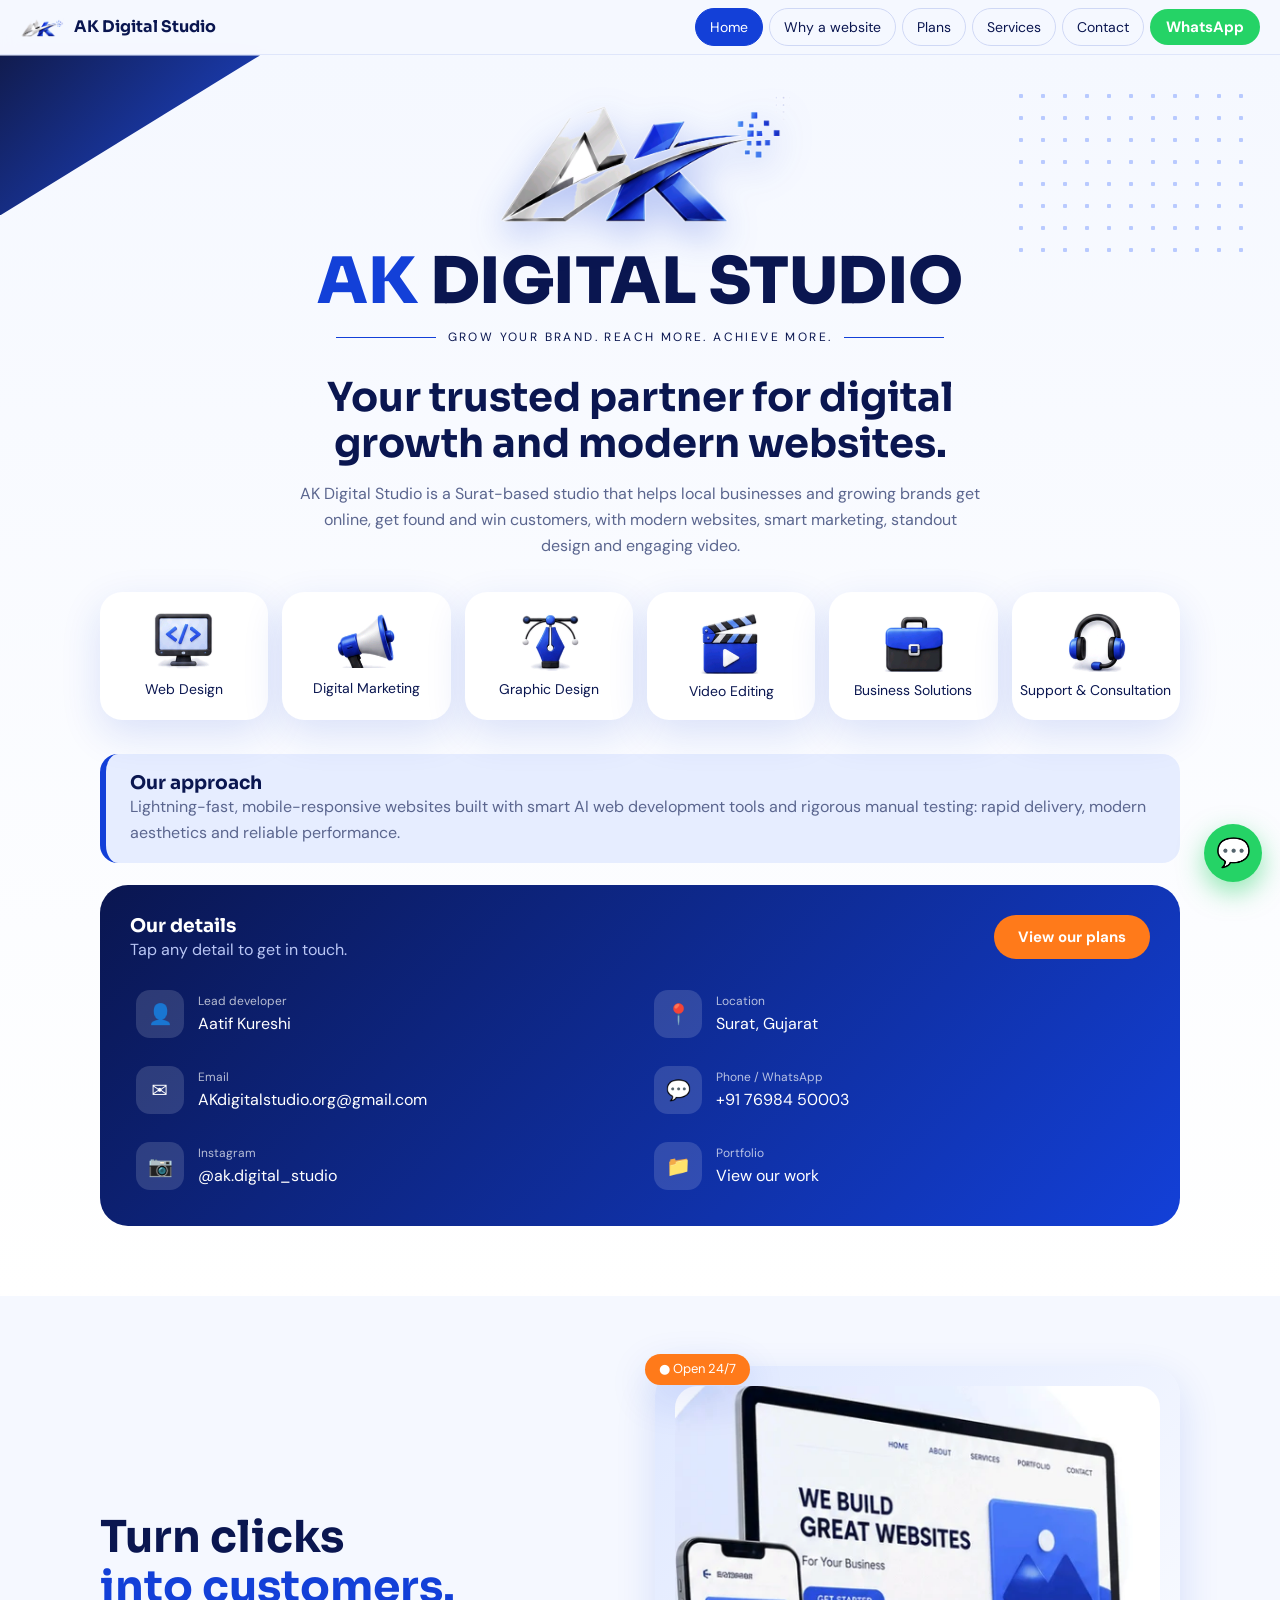
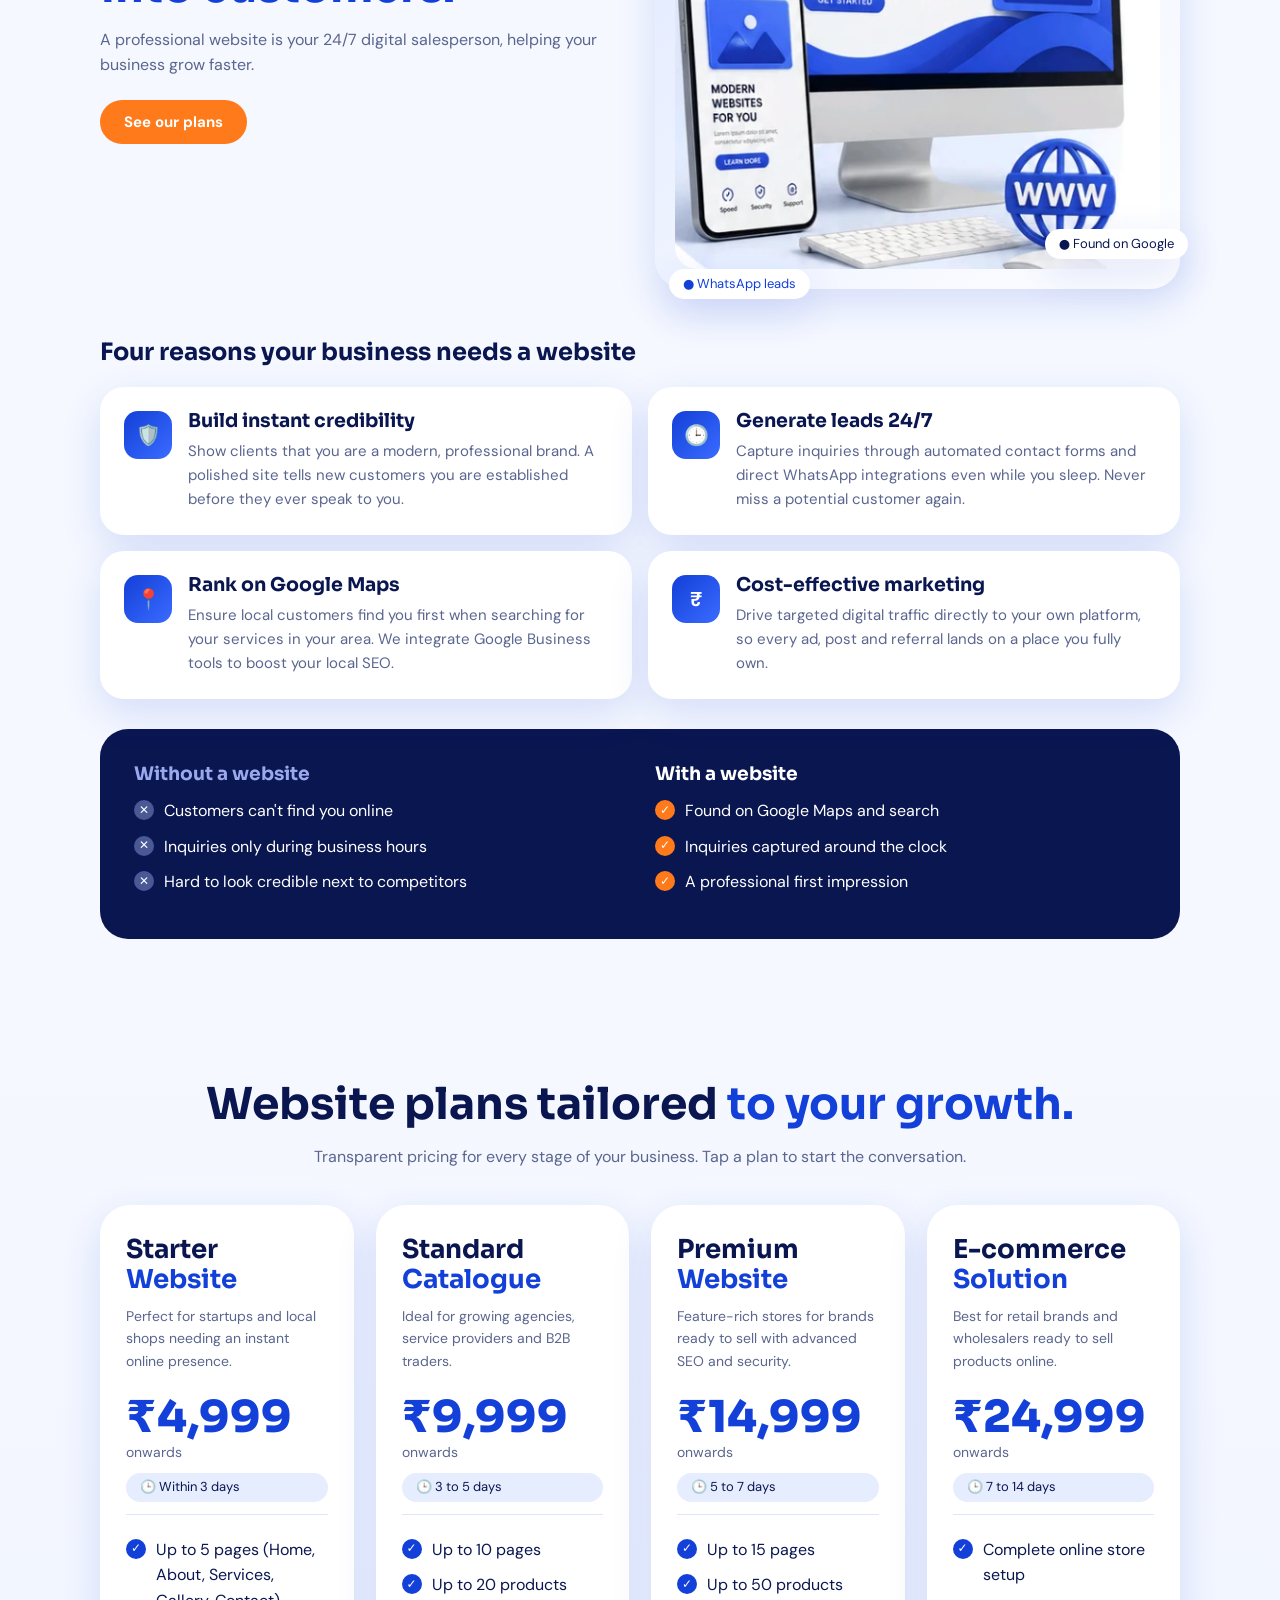
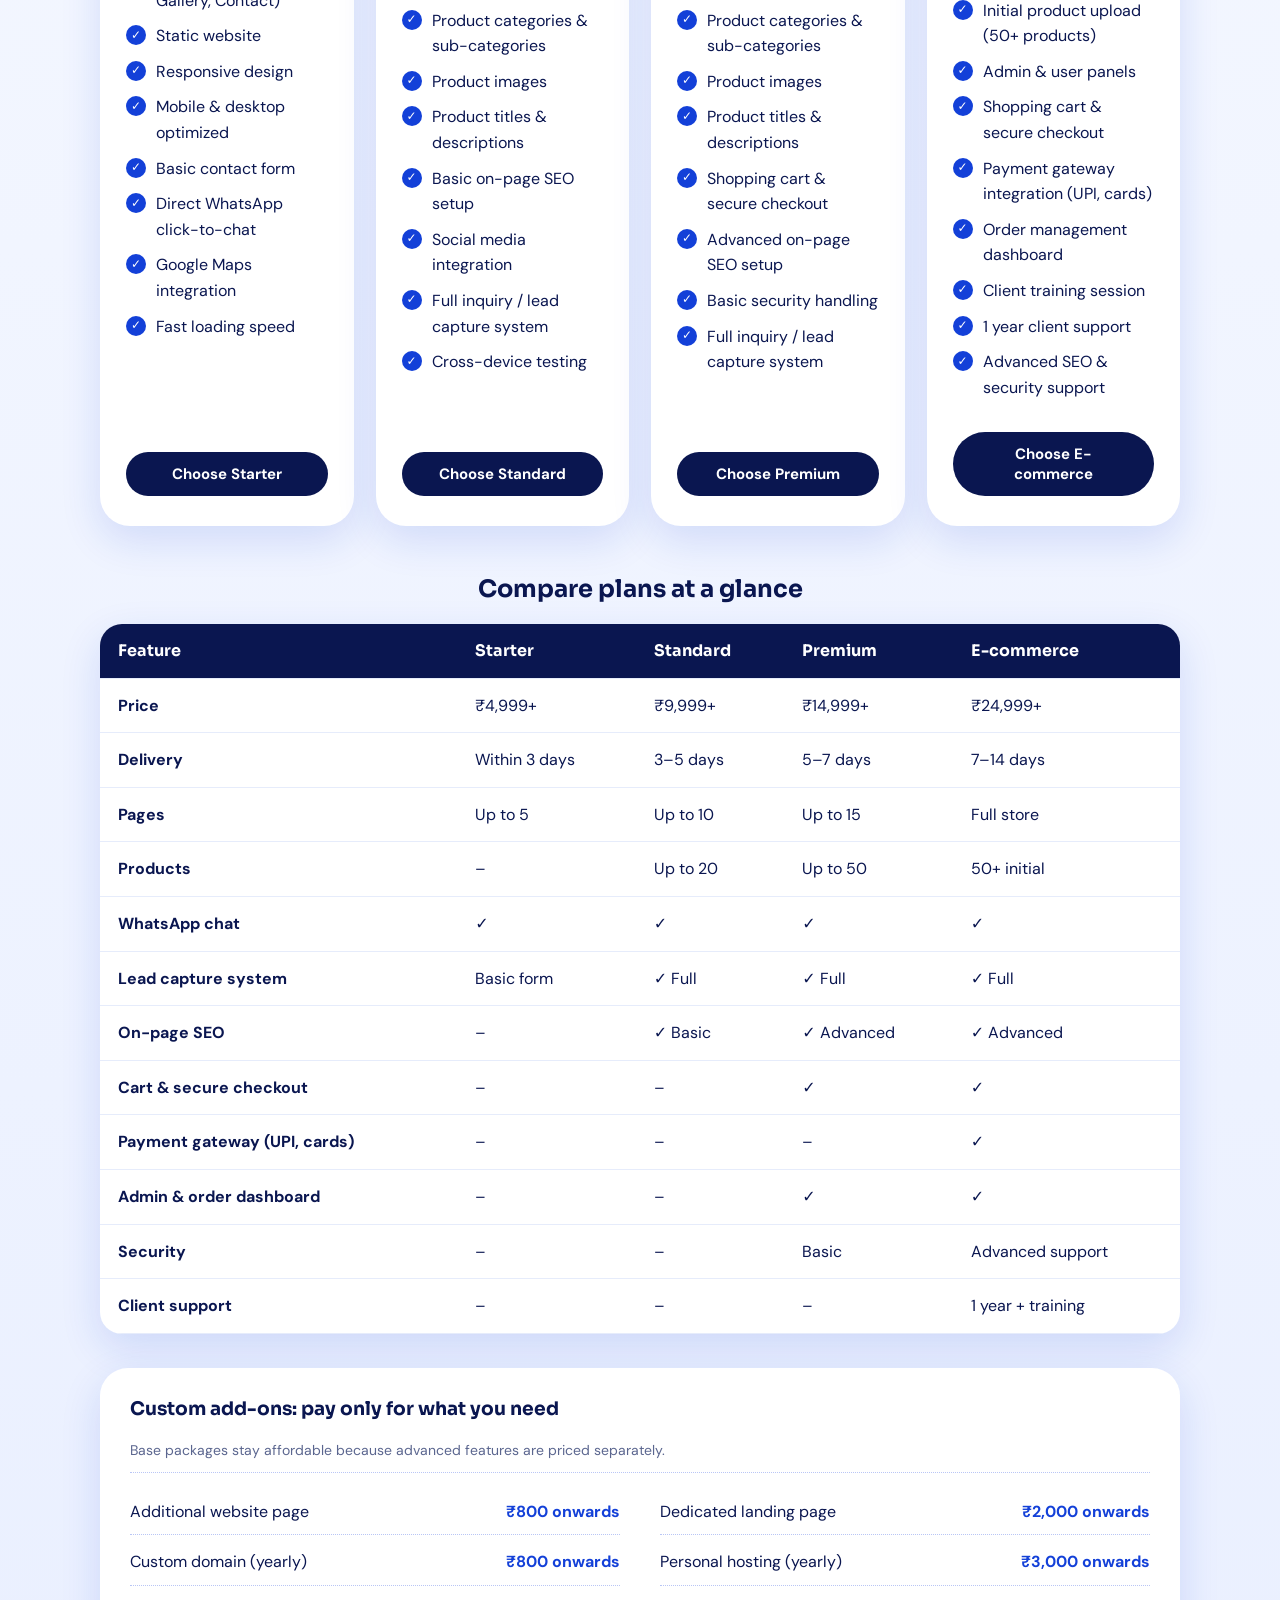
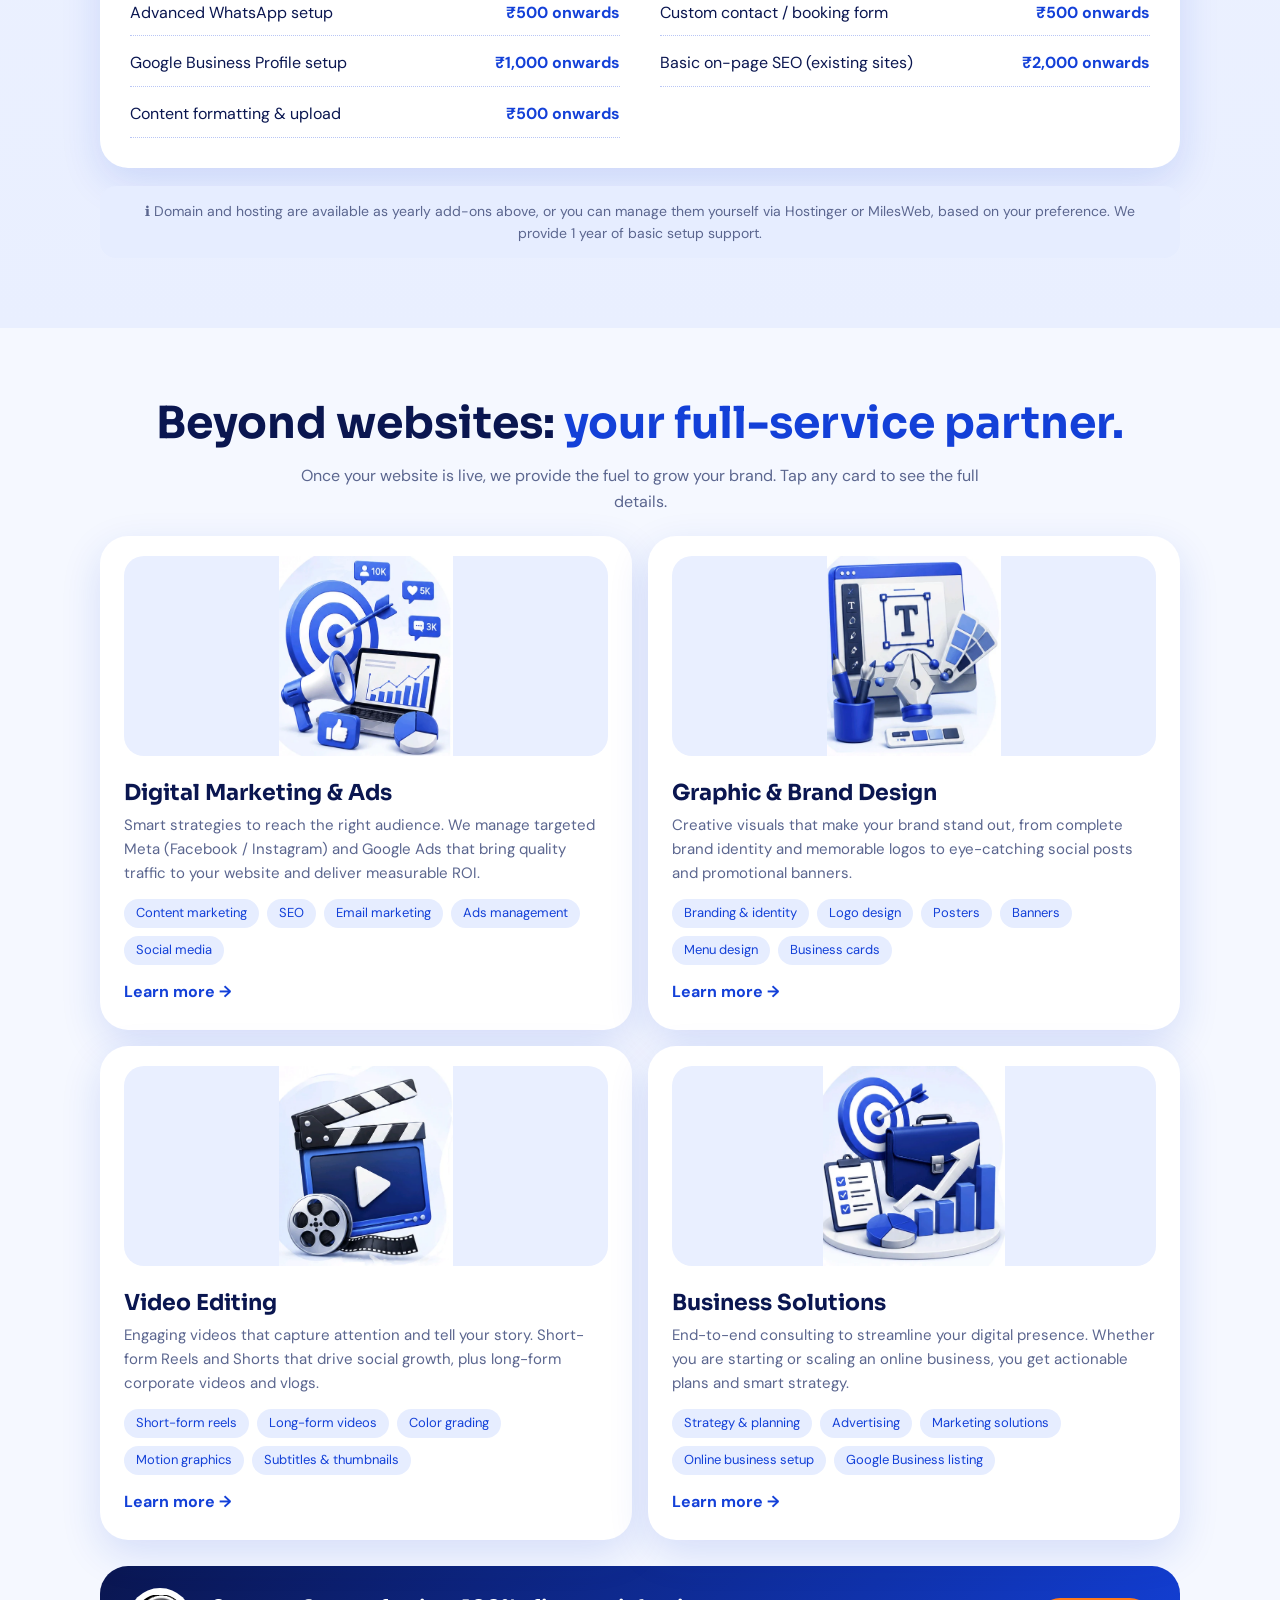
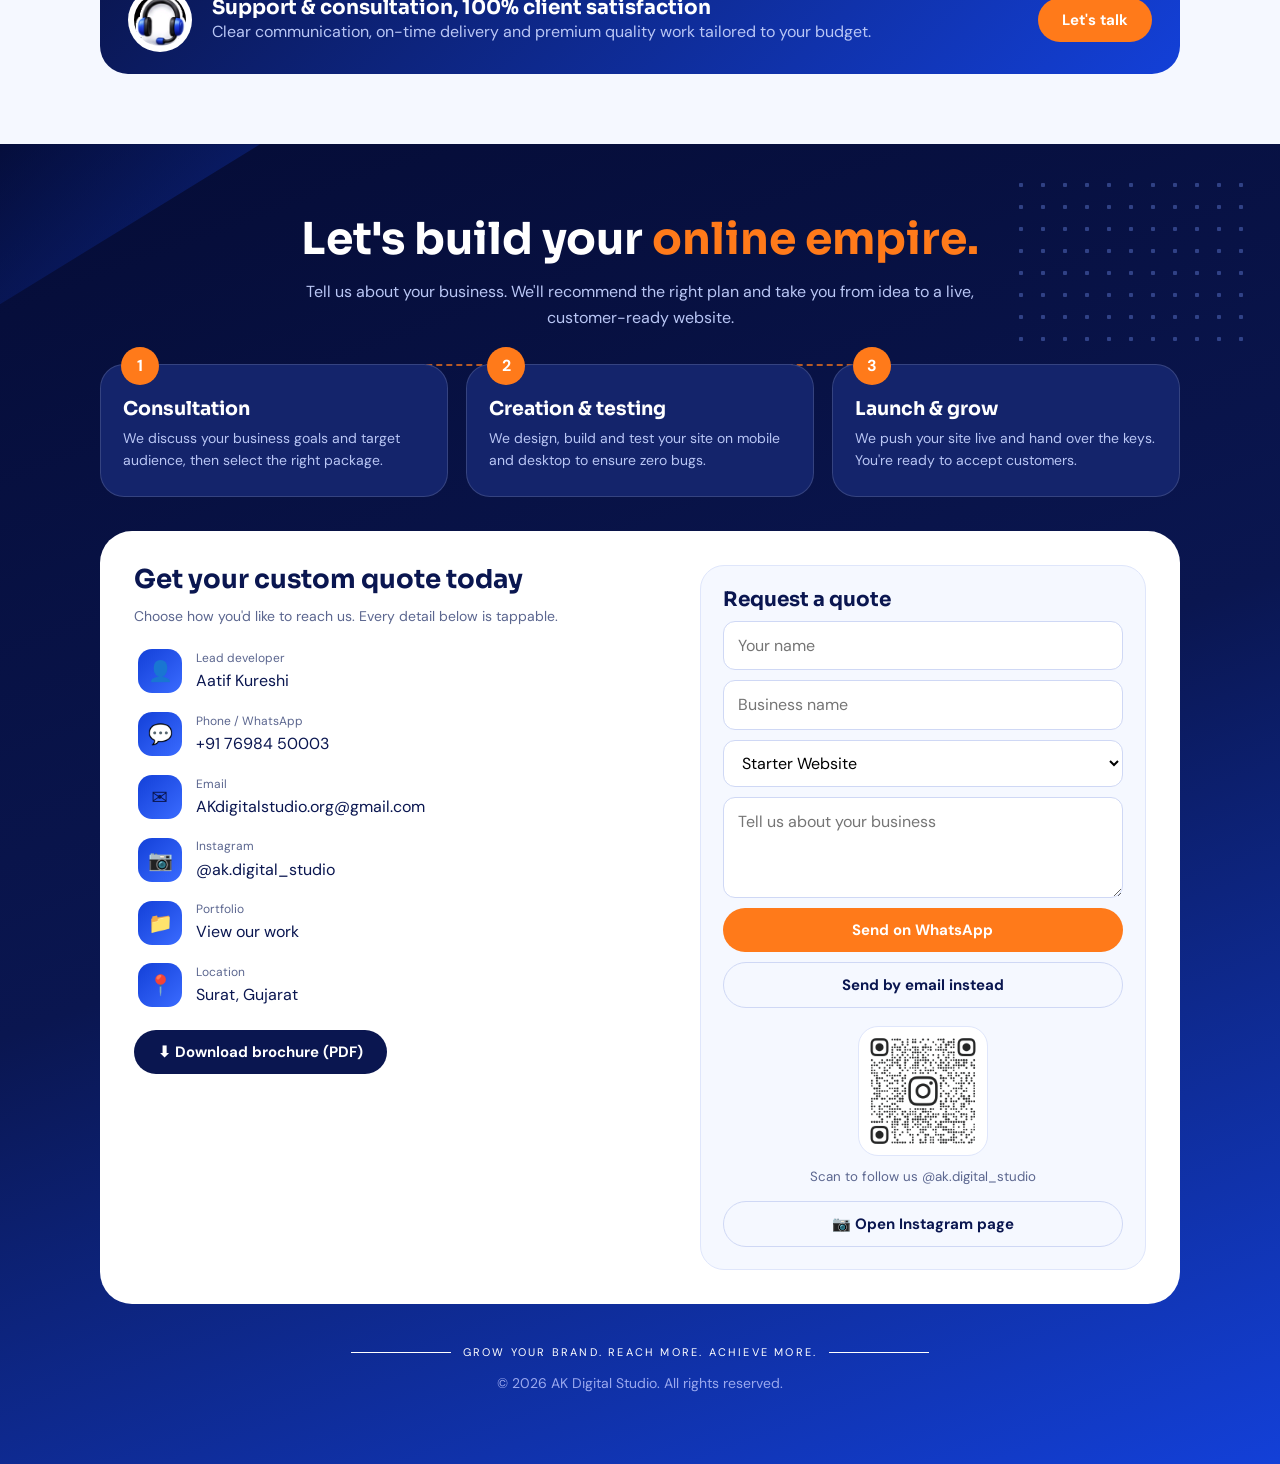
<file: index.html>
<!DOCTYPE html>
<html lang="en"><head><meta charset="utf-8"><meta name="viewport" content="width=device-width,initial-scale=1">
<title>AK Digital Studio | Websites, Marketing & Design in Surat</title>
<meta name="description" content="Surat-based studio for modern websites, digital marketing, graphic design and video editing. Plans from ₹4,999.">
<meta name="theme-color" content="#0a1650"><link rel="canonical" href="https://akdigitalstudio.pages.dev/">
<meta property="og:type" content="website"><meta property="og:title" content="AK Digital Studio | Websites, Marketing & Design in Surat"><meta property="og:description" content="Modern websites from ₹4,999, digital marketing, graphic design and video editing for local businesses."><meta property="og:image" content="img/logo.png"><meta name="twitter:card" content="summary">
<script type="application/ld+json">{"@context":"https://schema.org","@type":"ProfessionalService","name":"AK Digital Studio","telephone":"+917698450003","email":"AKdigitalstudio.org@gmail.com","address":{"@type":"PostalAddress","addressLocality":"Surat","addressRegion":"Gujarat","addressCountry":"IN"},"sameAs":["https://instagram.com/ak.digital_studio"],"priceRange":"₹4,999+"}</script>
<link rel="icon" href="img/favicon.svg">
<link rel="preconnect" href="https://fonts.googleapis.com"><link rel="preconnect" href="https://fonts.gstatic.com" crossorigin>
<link href="https://fonts.googleapis.com/css2?family=DM+Sans:wght@400;500;700&family=Sora:wght@600;700;800&display=swap" rel="stylesheet">
<link rel="stylesheet" href="css/style.css"></head><body>
<header class="nav"><a class="brand" href="#home"><img src="img/logo.png" alt="AK logo" width="44" height="30"><b>AK Digital Studio</b></a>
<button class="burger" aria-label="Menu" onclick="document.body.classList.toggle('open')">☰</button>
<nav><a href="#home">Home</a><a href="#why">Why a website</a><a href="#plans">Plans</a><a href="#services">Services</a><a href="#contact">Contact</a>
<a class="btn wa-link" href="#" target="_blank" rel="noopener">WhatsApp</a></nav></header>

<section id="home" class="hero"><div class="circuit"></div><div class="wrap center">
<img class="logo float" src="img/logo.png" alt="AK Digital Studio" width="366" height="160">
<h1 class="brandname"><span>AK</span> DIGITAL STUDIO</h1>
<p class="tag"><i></i>GROW YOUR BRAND. REACH MORE. ACHIEVE MORE.<i></i></p>
<h2>Your trusted partner for digital growth and modern websites.</h2>
<p class="lead">AK Digital Studio is a Surat-based studio that helps local businesses and growing brands get online, get found and win customers, with modern websites, smart marketing, standout design and engaging video.</p>
<div class="chips"><a href="#plans"><img src="img/chip-web.png" alt="" width="72" height="68" loading="lazy"><span>Web Design</span></a><a href="digital-marketing.html"><img src="img/chip-mkt.png" alt="" width="72" height="68" loading="lazy"><span>Digital Marketing</span></a><a href="graphic-design.html"><img src="img/chip-gfx.png" alt="" width="72" height="68" loading="lazy"><span>Graphic Design</span></a><a href="video-editing.html"><img src="img/chip-vid.png" alt="" width="72" height="68" loading="lazy"><span>Video Editing</span></a><a href="business-solutions.html"><img src="img/chip-biz.png" alt="" width="72" height="68" loading="lazy"><span>Business Solutions</span></a><a href="#contact"><img src="img/chip-sup.png" alt="" width="72" height="68" loading="lazy"><span>Support &amp; Consultation</span></a></div>
<div class="approach"><h3>Our approach</h3><p>Lightning-fast, mobile-responsive websites built with smart AI web development tools and rigorous manual testing: rapid delivery, modern aesthetics and reliable performance.</p></div>
<div class="details dark"><div class="dh"><div><h3>Our details</h3><p class="sub">Tap any detail to get in touch.</p></div><a class="btn orange" href="#plans">View our plans</a></div><div class="grid2">
<div class="d"><span>👤</span><div><small>Lead developer</small>Aatif Kureshi</div></div>
<a class="d" href="https://maps.google.com/?q=Surat,Gujarat" target="_blank" rel="noopener"><span>📍</span><div><small>Location</small>Surat, Gujarat</div></a>
<a class="d email-link" href="#"><span>✉️</span><div><small>Email</small><em class="email-text"></em></div></a>
<a class="d wa-link" href="#" target="_blank" rel="noopener"><span>💬</span><div><small>Phone / WhatsApp</small><em class="phone-text"></em></div></a>
<a class="d ig-link" href="#" target="_blank" rel="noopener"><span>📷</span><div><small>Instagram</small>@ak.digital_studio</div></a>
<a class="d" href="https://drive.google.com/drive/folders/1rVIyFGmlAZ6Q309xKHGT4LxL0HUl6ej4?usp=drive_link" target="_blank" rel="noopener"><span>📁</span><div><small>Portfolio</small>View our work</div></a></div></div>
</div></section>

<section id="why" class="sec"><div class="wrap">
<div class="split"><div class="reveal"><h2>Turn clicks<br><em>into customers.</em></h2><p class="lead">A professional website is your 24/7 digital salesperson, helping your business grow faster.</p><a class="btn orange" href="#plans">See our plans</a></div>
<div class="mock reveal"><span class="pill o">● Open 24/7</span><img src="img/mock.webp" alt="Website on desktop and phone" width="513" height="511"><span class="pill b">● WhatsApp leads</span><span class="pill g">● Found on Google</span></div></div>
<h3 class="h3 reveal">Four reasons your business needs a website</h3>
<div class="grid2">
<article class="card reveal"><b class="ic">🛡️</b><div><h4>Build instant credibility</h4><p>Show clients that you are a modern, professional brand. A polished site tells new customers you are established before they ever speak to you.</p></div></article>
<article class="card reveal"><b class="ic">🕒</b><div><h4>Generate leads 24/7</h4><p>Capture inquiries through automated contact forms and direct WhatsApp integrations even while you sleep. Never miss a potential customer again.</p></div></article>
<article class="card reveal"><b class="ic">📍</b><div><h4>Rank on Google Maps</h4><p>Ensure local customers find you first when searching for your services in your area. We integrate Google Business tools to boost your local SEO.</p></div></article>
<article class="card reveal"><b class="ic">₹</b><div><h4>Cost-effective marketing</h4><p>Drive targeted digital traffic directly to your own platform, so every ad, post and referral lands on a place you fully own.</p></div></article></div>
<div class="versus dark reveal"><div><h3 class="mute">Without a website</h3><ul class="no"><li>Customers can't find you online</li><li>Inquiries only during business hours</li><li>Hard to look credible next to competitors</li></ul></div><div><h3>With a website</h3><ul class="yes"><li>Found on Google Maps and search</li><li>Inquiries captured around the clock</li><li>A professional first impression</li></ul></div></div>
</div></section>

<section id="plans" class="sec alt"><div class="wrap center">
<h2 class="reveal">Website plans tailored <em>to your growth.</em></h2><p class="lead">Transparent pricing for every stage of your business. Tap a plan to start the conversation.</p>
<div class="plans">
<article class="plan reveal"><h3>Starter <em>Website</em></h3><p class="muted">Perfect for startups and local shops needing an instant online presence.</p><div class="price">₹4,999<small>onwards</small></div><span class="time">🕒 Within 3 days</span><ul><li>Up to 5 pages (Home, About, Services, Gallery, Contact)</li><li>Static website</li><li>Responsive design</li><li>Mobile &amp; desktop optimized</li><li>Basic contact form</li><li>Direct WhatsApp click-to-chat</li><li>Google Maps integration</li><li>Fast loading speed</li></ul><a class="btn navy wa-link" data-msg="Hi AK Digital Studio, I'm interested in the Starter Website plan (₹4,999)." href="#" target="_blank" rel="noopener">Choose Starter</a></article>
<article class="plan reveal"><h3>Standard <em>Catalogue</em></h3><p class="muted">Ideal for growing agencies, service providers and B2B traders.</p><div class="price">₹9,999<small>onwards</small></div><span class="time">🕒 3 to 5 days</span><ul><li>Up to 10 pages</li><li>Up to 20 products</li><li>Product categories &amp; sub-categories</li><li>Product images</li><li>Product titles &amp; descriptions</li><li>Basic on-page SEO setup</li><li>Social media integration</li><li>Full inquiry / lead capture system</li><li>Cross-device testing</li></ul><a class="btn navy wa-link" data-msg="Hi AK Digital Studio, I'm interested in the Standard Catalogue plan (₹9,999)." href="#" target="_blank" rel="noopener">Choose Standard</a></article>
<article class="plan reveal"><h3>Premium <em>Website</em></h3><p class="muted">Feature-rich stores for brands ready to sell with advanced SEO and security.</p><div class="price">₹14,999<small>onwards</small></div><span class="time">🕒 5 to 7 days</span><ul><li>Up to 15 pages</li><li>Up to 50 products</li><li>Product categories &amp; sub-categories</li><li>Product images</li><li>Product titles &amp; descriptions</li><li>Shopping cart &amp; secure checkout</li><li>Advanced on-page SEO setup</li><li>Basic security handling</li><li>Full inquiry / lead capture system</li></ul><a class="btn navy wa-link" data-msg="Hi AK Digital Studio, I'm interested in the Premium Website plan (₹14,999)." href="#" target="_blank" rel="noopener">Choose Premium</a></article>
<article class="plan reveal"><h3>E-commerce <em>Solution</em></h3><p class="muted">Best for retail brands and wholesalers ready to sell products online.</p><div class="price">₹24,999<small>onwards</small></div><span class="time">🕒 7 to 14 days</span><ul><li>Complete online store setup</li><li>Initial product upload (50+ products)</li><li>Admin &amp; user panels</li><li>Shopping cart &amp; secure checkout</li><li>Payment gateway integration (UPI, cards)</li><li>Order management dashboard</li><li>Client training session</li><li>1 year client support</li><li>Advanced SEO &amp; security support</li></ul><a class="btn navy wa-link" data-msg="Hi AK Digital Studio, I'm interested in the E-commerce Solution plan (₹24,999)." href="#" target="_blank" rel="noopener">Choose E-commerce</a></article>
</div>

<h3 class="h3 reveal">Compare plans at a glance</h3>
<div class="tbl reveal"><table><thead><tr><th>Feature</th><th>Starter</th><th>Standard</th><th>Premium</th><th>E-commerce</th></tr></thead><tbody>
<tr><td>Price</td><td>₹4,999+</td><td>₹9,999+</td><td>₹14,999+</td><td>₹24,999+</td></tr><tr><td>Delivery</td><td>Within 3 days</td><td>3–5 days</td><td>5–7 days</td><td>7–14 days</td></tr>
<tr><td>Pages</td><td>Up to 5</td><td>Up to 10</td><td>Up to 15</td><td>Full store</td></tr><tr><td>Products</td><td>–</td><td>Up to 20</td><td>Up to 50</td><td>50+ initial</td></tr>
<tr><td>WhatsApp chat</td><td>✓</td><td>✓</td><td>✓</td><td>✓</td></tr><tr><td>Lead capture system</td><td>Basic form</td><td>✓ Full</td><td>✓ Full</td><td>✓ Full</td></tr>
<tr><td>On-page SEO</td><td>–</td><td>✓ Basic</td><td>✓ Advanced</td><td>✓ Advanced</td></tr><tr><td>Cart &amp; secure checkout</td><td>–</td><td>–</td><td>✓</td><td>✓</td></tr><tr><td>Payment gateway (UPI, cards)</td><td>–</td><td>–</td><td>–</td><td>✓</td></tr><tr><td>Admin &amp; order dashboard</td><td>–</td><td>–</td><td>✓</td><td>✓</td></tr><tr><td>Security</td><td>–</td><td>–</td><td>Basic</td><td>Advanced support</td></tr><tr><td>Client support</td><td>–</td><td>–</td><td>–</td><td>1 year + training</td></tr></tbody></table></div>

<div class="addons reveal"><h3>Custom add-ons: pay only for what you need</h3><p class="muted">Base packages stay affordable because advanced features are priced separately.</p>
<div class="grid2 l"><p><span>Additional website page</span><b>₹800 onwards</b></p><p><span>Dedicated landing page</span><b>₹2,000 onwards</b></p><p><span>Custom domain (yearly)</span><b>₹800 onwards</b></p><p><span>Personal hosting (yearly)</span><b>₹3,000 onwards</b></p><p><span>Advanced WhatsApp setup</span><b>₹500 onwards</b></p><p><span>Custom contact / booking form</span><b>₹500 onwards</b></p><p><span>Google Business Profile setup</span><b>₹1,000 onwards</b></p><p><span>Basic on-page SEO (existing sites)</span><b>₹2,000 onwards</b></p><p><span>Content formatting &amp; upload</span><b>₹500 onwards</b></p></div></div>
<p class="note reveal">ℹ️ Domain and hosting are available as yearly add-ons above, or you can manage them yourself via Hostinger or MilesWeb, based on your preference. We provide 1 year of basic setup support.</p>
</div></section>

<section id="services" class="sec"><div class="wrap center">
<h2 class="reveal">Beyond websites: <em>your full-service partner.</em></h2><p class="lead">Once your website is live, we provide the fuel to grow your brand. Tap any card to see the full details.</p>
<div class="grid2 l">
<a class="svc reveal" href="digital-marketing.html"><img src="img/svc-mkt.webp" alt=""><h3>Digital Marketing &amp; Ads</h3><p>Smart strategies to reach the right audience. We manage targeted Meta (Facebook / Instagram) and Google Ads that bring quality traffic to your website and deliver measurable ROI.</p><div class="tags"><span>Content marketing</span><span>SEO</span><span>Email marketing</span><span>Ads management</span><span>Social media</span></div><span class="more">Learn more →</span></a>
<a class="svc reveal" href="graphic-design.html"><img src="img/svc-gfx.webp" alt=""><h3>Graphic &amp; Brand Design</h3><p>Creative visuals that make your brand stand out, from complete brand identity and memorable logos to eye-catching social posts and promotional banners.</p><div class="tags"><span>Branding &amp; identity</span><span>Logo design</span><span>Posters</span><span>Banners</span><span>Menu design</span><span>Business cards</span></div><span class="more">Learn more →</span></a>
<a class="svc reveal" href="video-editing.html"><img src="img/svc-vid.webp" alt=""><h3>Video Editing</h3><p>Engaging videos that capture attention and tell your story. Short-form Reels and Shorts that drive social growth, plus long-form corporate videos and vlogs.</p><div class="tags"><span>Short-form reels</span><span>Long-form videos</span><span>Color grading</span><span>Motion graphics</span><span>Subtitles &amp; thumbnails</span></div><span class="more">Learn more →</span></a>
<a class="svc reveal" href="business-solutions.html"><img src="img/svc-biz.webp" alt=""><h3>Business Solutions</h3><p>End-to-end consulting to streamline your digital presence. Whether you are starting or scaling an online business, you get actionable plans and smart strategy.</p><div class="tags"><span>Strategy &amp; planning</span><span>Advertising</span><span>Marketing solutions</span><span>Online business setup</span><span>Google Business listing</span></div><span class="more">Learn more →</span></a></div>
<div class="support dark reveal"><img src="img/support.png" alt="" width="64"><div><h3>Support &amp; consultation, 100% client satisfaction</h3><p>Clear communication, on-time delivery and premium quality work tailored to your budget.</p></div><a class="btn orange wa-link" href="#" target="_blank" rel="noopener">Let's talk</a></div>
</div></section>

<section id="contact" class="sec dark contactsec"><div class="circuit"></div><div class="wrap center">
<h2 class="reveal">Let's build your <em class="o">online empire.</em></h2><p class="lead light">Tell us about your business. We'll recommend the right plan and take you from idea to a live, customer-ready website.</p>
<div class="steps"><div class="step reveal"><b>1</b><h4>Consultation</h4><p>We discuss your business goals and target audience, then select the right package.</p></div><div class="step reveal"><b>2</b><h4>Creation &amp; testing</h4><p>We design, build and test your site on mobile and desktop to ensure zero bugs.</p></div><div class="step reveal"><b>3</b><h4>Launch &amp; grow</h4><p>We push your site live and hand over the keys. You're ready to accept customers.</p></div></div>
<div class="quote reveal"><div class="qleft"><h3>Get your custom quote today</h3><p class="muted">Choose how you'd like to reach us. Every detail below is tappable.</p>
<div class="clist"><div class="c"><b class="ic">👤</b><div><small>Lead developer</small>Aatif Kureshi</div></div><a class="c wa-link" href="#" target="_blank" rel="noopener"><b class="ic">💬</b><div><small>Phone / WhatsApp</small><span class="phone-text"></span></div></a><a class="c email-link" href="#"><b class="ic">✉️</b><div><small>Email</small><span class="email-text"></span></div></a><a class="c ig-link" href="#" target="_blank" rel="noopener"><b class="ic">📷</b><div><small>Instagram</small>@ak.digital_studio</div></a><a class="c" href="https://drive.google.com/drive/folders/1rVIyFGmlAZ6Q309xKHGT4LxL0HUl6ej4?usp=drive_link" target="_blank" rel="noopener"><b class="ic">📁</b><div><small>Portfolio</small>View our work</div></a><a class="c" href="https://maps.google.com/?q=Surat,Gujarat" target="_blank" rel="noopener"><b class="ic">📍</b><div><small>Location</small>Surat, Gujarat</div></a></div>
<a class="btn navy dl" href="downloads/AK_Digital_Studio_Brochure.pdf" download>⬇ Download brochure (PDF)</a></div>
<form id="qform" class="qright"><h4>Request a quote</h4><input name="n" placeholder="Your name" required><input name="b" placeholder="Business name"><select name="p"><option>Starter Website</option><option>Standard Catalogue</option><option>E-commerce Solution</option><option>Digital Marketing</option><option>Graphic Design</option><option>Video Editing</option><option>Business Solutions</option><option>Not sure yet</option></select><textarea name="m" rows="3" placeholder="Tell us about your business"></textarea>
<button class="btn orange" type="submit">Send on WhatsApp</button><button class="btn ghost" type="button" id="viaMail">Send by email instead</button>
<img class="qr" src="img/qr.png" alt="Scan to follow on Instagram" width="120" height="120"><small>Scan to follow us @ak.digital_studio</small>
<a class="btn ghost ig-link igbtn" href="#" target="_blank" rel="noopener">📷 Open Instagram page</a></form></div>
<p class="tag"><i></i>GROW YOUR BRAND. REACH MORE. ACHIEVE MORE.<i></i></p><p class="copy">© 2026 AK Digital Studio. All rights reserved.</p>
</div></section>
<a class="fab wa-link" href="#" target="_blank" rel="noopener" aria-label="Chat on WhatsApp">💬</a>
<script src="js/script.js"></script></body></html>
</file>
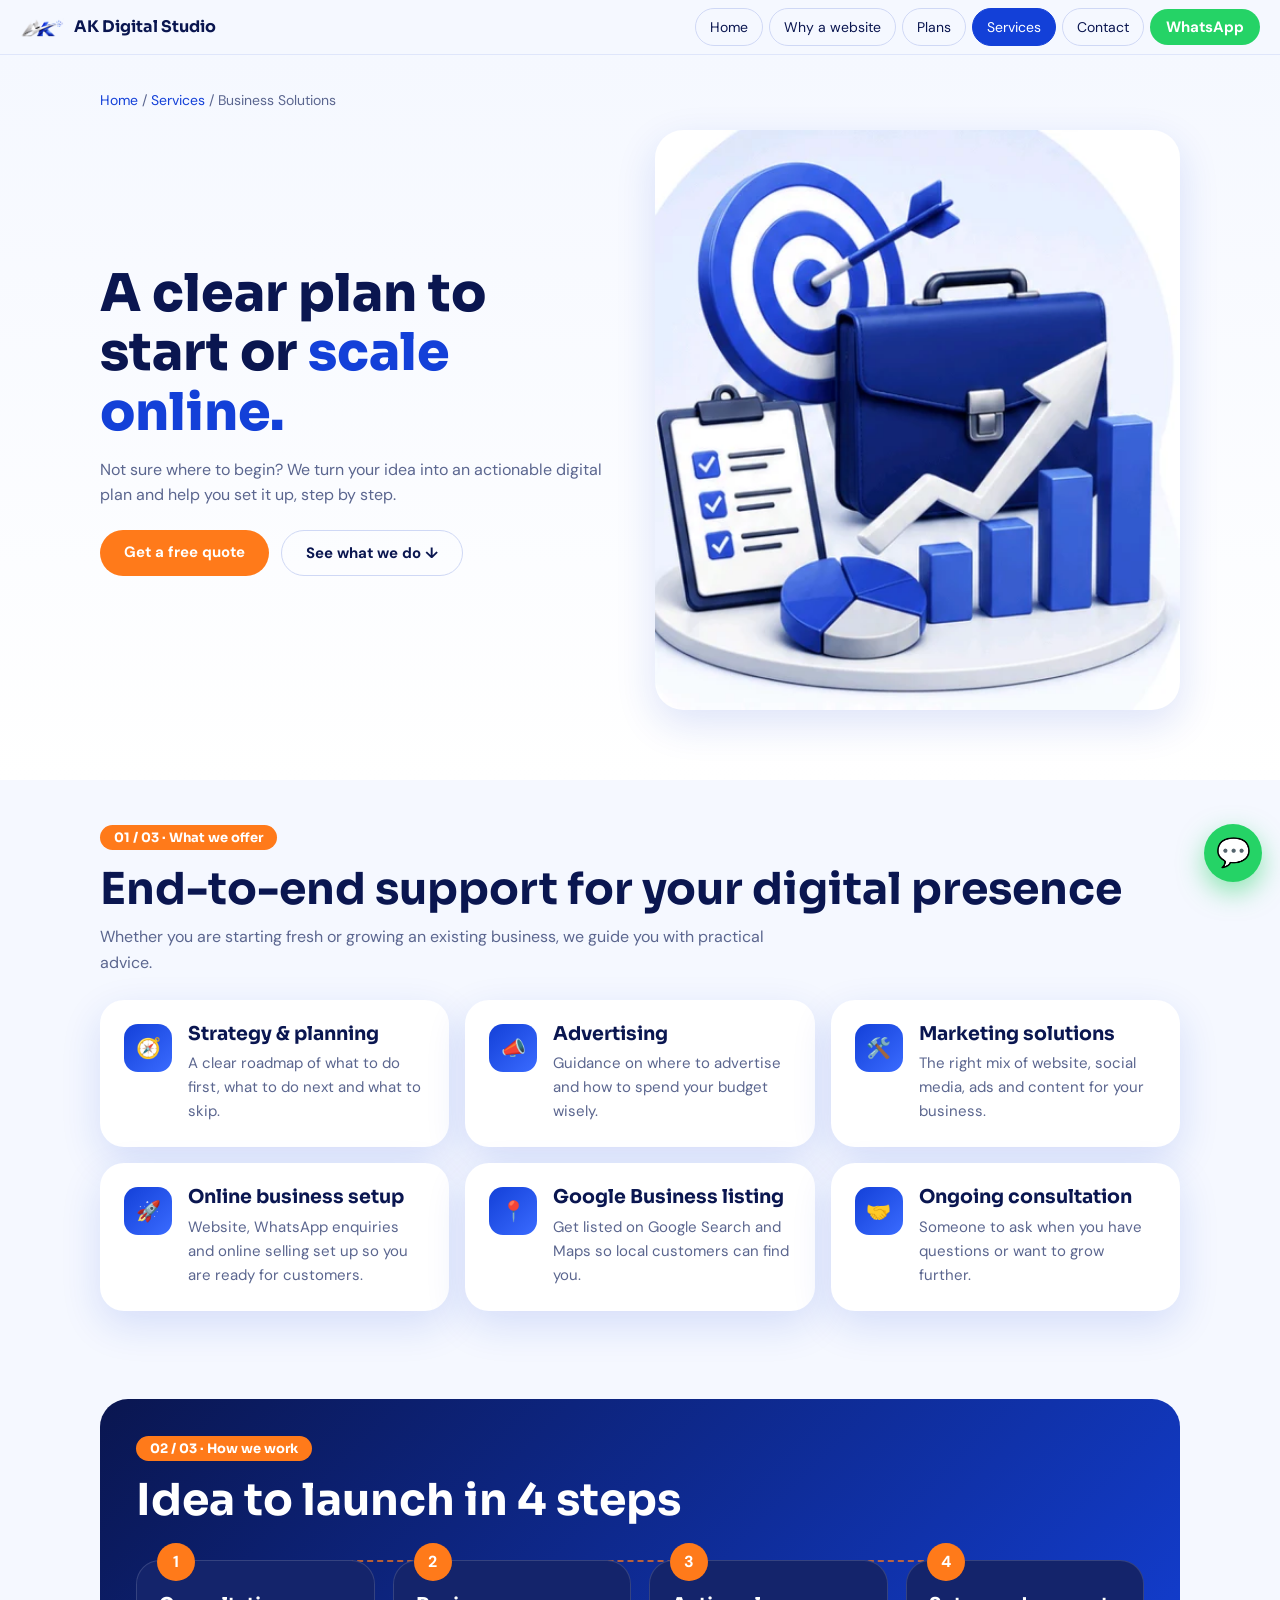
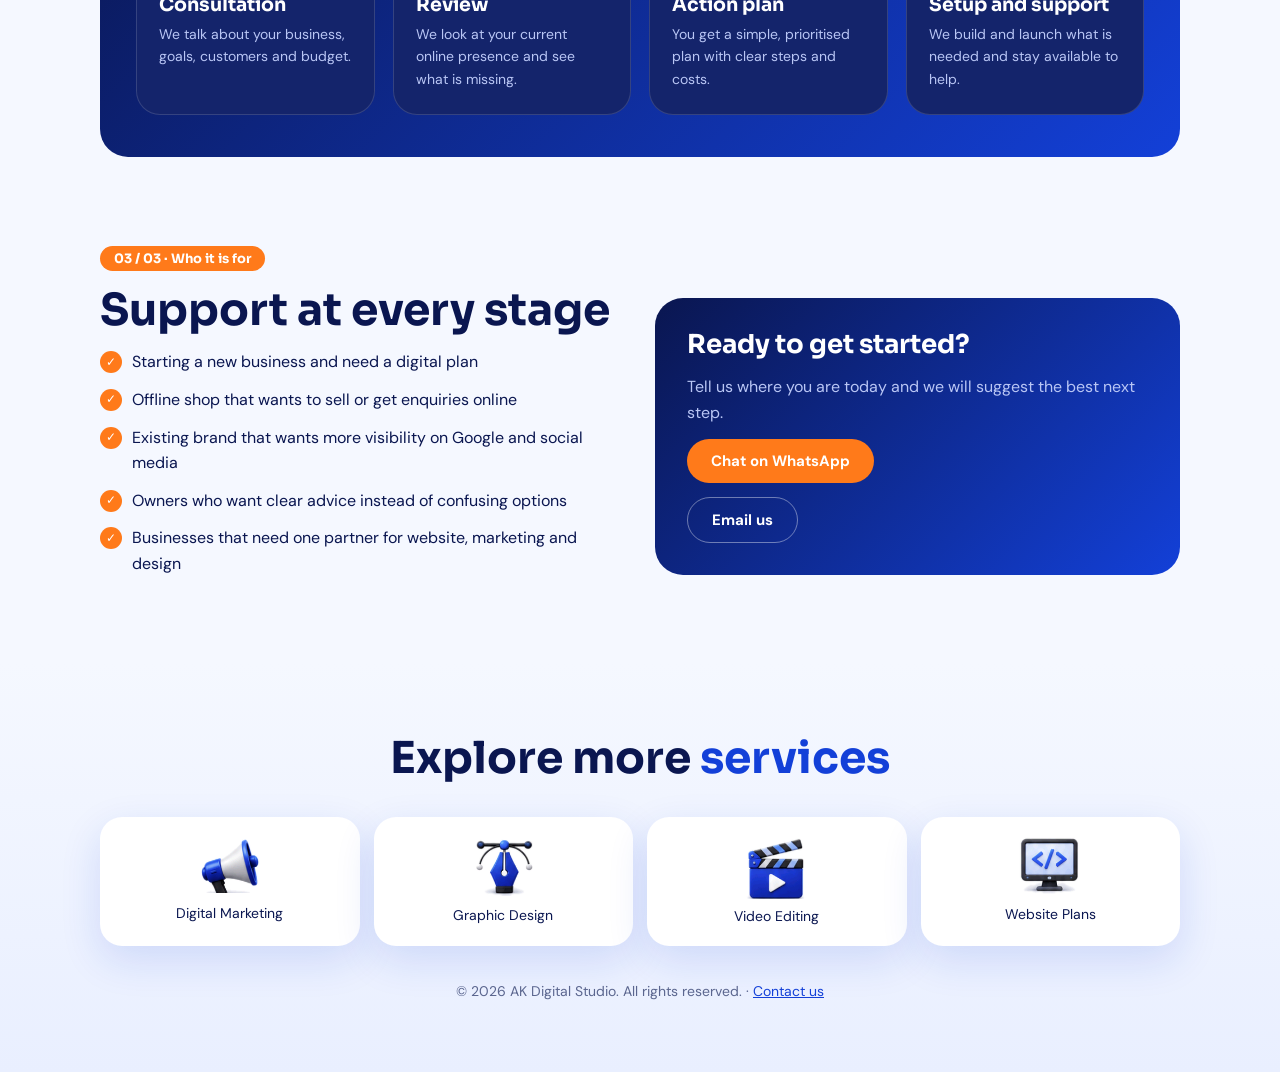
<file: business-solutions.html>
<!DOCTYPE html>
<html lang="en"><head><meta charset="utf-8"><meta name="viewport" content="width=device-width,initial-scale=1">
<title>Business Solutions &amp; Online Business Setup in Surat | AK Digital Studio</title>
<meta name="description" content="Strategy, planning, online business setup, advertising and Google Business listing for businesses starting or scaling online. AK Digital Studio, Surat.">
<meta name="theme-color" content="#0a1650"><link rel="canonical" href="https://akdigitalstudio.pages.dev/business-solutions.html">
<meta property="og:type" content="website"><meta property="og:title" content="Business Solutions &amp; Online Business Setup in Surat | AK Digital Studio"><meta property="og:description" content="Strategy, planning, online business setup, advertising and Google Business listing for businesses starting or scaling online. AK Digital Studio, Surat."><meta property="og:image" content="img/logo.png">
<link rel="icon" href="img/favicon.svg">
<link rel="preconnect" href="https://fonts.googleapis.com"><link rel="preconnect" href="https://fonts.gstatic.com" crossorigin>
<link href="https://fonts.googleapis.com/css2?family=DM+Sans:wght@400;500;700&family=Sora:wght@600;700;800&display=swap" rel="stylesheet">
<link rel="stylesheet" href="css/style.css"></head><body>
<header class="nav"><a class="brand" href="index.html"><img src="img/logo.png" alt="AK logo" width="44" height="30"><b>AK Digital Studio</b></a>
<button class="burger" aria-label="Menu" onclick="document.body.classList.toggle('open')">☰</button>
<nav><a href="index.html">Home</a><a href="index.html#why">Why a website</a><a href="index.html#plans">Plans</a><a class="on" href="index.html#services">Services</a><a href="index.html#contact">Contact</a>
<a class="btn wa-link" href="#" target="_blank" rel="noopener">WhatsApp</a></nav></header>

<section class="phero"><div class="wrap"><p class="crumb"><a href="index.html">Home</a> / <a href="index.html#services">Services</a> / Business Solutions</p>
<div class="split"><div class="reveal"><h1>A clear plan to start or <em>scale online.</em></h1><p class="lead">Not sure where to begin? We turn your idea into an actionable digital plan and help you set it up, step by step.</p>
<div class="btns"><a class="btn orange wa-link" data-msg="Hi AK Digital Studio, I'd like to enquire about Business Solutions." href="#" target="_blank" rel="noopener">Get a free quote</a><a class="btn ghost" href="#slide1">See what we do ↓</a></div></div>
<div class="reveal"><img class="art" src="img/svc-biz.webp" alt="Business Solutions" width="600" height="450"></div></div></div></section>

<section id="slide1" class="slide"><div class="wrap"><span class="num reveal">01 / 03 · What we offer</span>
<h2 class="reveal">End-to-end support for your digital presence</h2><p class="lead reveal">Whether you are starting fresh or growing an existing business, we guide you with practical advice.</p>
<div class="grid3"><article class="card reveal"><b class="ic">🧭</b><div><h4>Strategy &amp; planning</h4><p>A clear roadmap of what to do first, what to do next and what to skip.</p></div></article><article class="card reveal"><b class="ic">📣</b><div><h4>Advertising</h4><p>Guidance on where to advertise and how to spend your budget wisely.</p></div></article><article class="card reveal"><b class="ic">🛠️</b><div><h4>Marketing solutions</h4><p>The right mix of website, social media, ads and content for your business.</p></div></article><article class="card reveal"><b class="ic">🚀</b><div><h4>Online business setup</h4><p>Website, WhatsApp enquiries and online selling set up so you are ready for customers.</p></div></article><article class="card reveal"><b class="ic">📍</b><div><h4>Google Business listing</h4><p>Get listed on Google Search and Maps so local customers can find you.</p></div></article><article class="card reveal"><b class="ic">🤝</b><div><h4>Ongoing consultation</h4><p>Someone to ask when you have questions or want to grow further.</p></div></article></div></div></section>

<section id="slide2" class="slide"><div class="wrap"><div class="dark pad">
<span class="num reveal">02 / 03 · How we work</span><h2 class="reveal">Idea to launch in 4 steps</h2>
<div class="steps"><div class="step reveal"><b>1</b><h4>Consultation</h4><p>We talk about your business, goals, customers and budget.</p></div><div class="step reveal"><b>2</b><h4>Review</h4><p>We look at your current online presence and see what is missing.</p></div><div class="step reveal"><b>3</b><h4>Action plan</h4><p>You get a simple, prioritised plan with clear steps and costs.</p></div><div class="step reveal"><b>4</b><h4>Setup and support</h4><p>We build and launch what is needed and stay available to help.</p></div></div></div></div></section>

<section id="slide3" class="slide"><div class="wrap"><span class="num reveal">03 / 03 · Who it is for</span>
<div class="split"><div class="reveal"><h2>Support at every stage</h2><ul class="yes checks"><li>Starting a new business and need a digital plan</li><li>Offline shop that wants to sell or get enquiries online</li><li>Existing brand that wants more visibility on Google and social media</li><li>Owners who want clear advice instead of confusing options</li><li>Businesses that need one partner for website, marketing and design</li></ul></div>
<div class="cta dark reveal"><h3>Ready to get started?</h3><p>Tell us where you are today and we will suggest the best next step.</p><a class="btn orange wa-link" data-msg="Hi AK Digital Studio, I'd like to enquire about Business Solutions." href="#" target="_blank" rel="noopener">Chat on WhatsApp</a><a class="btn ghost light email-link" href="#">Email us</a></div></div></div></section>

<section class="sec alt"><div class="wrap center"><h2 class="reveal">Explore more <em>services</em></h2>
<div class="chips"><a href="digital-marketing.html"><img src="img/chip-mkt.png" alt="" width="72" height="68" loading="lazy"><span>Digital Marketing</span></a><a href="graphic-design.html"><img src="img/chip-gfx.png" alt="" width="72" height="68" loading="lazy"><span>Graphic Design</span></a><a href="video-editing.html"><img src="img/chip-vid.png" alt="" width="72" height="68" loading="lazy"><span>Video Editing</span></a><a href="index.html#plans"><img src="img/chip-web.png" alt="" width="72" height="68" loading="lazy"><span>Website Plans</span></a></div>
<p class="copy dim">© 2026 AK Digital Studio. All rights reserved. · <a href="index.html#contact">Contact us</a></p></div></section>
<a class="fab wa-link" data-msg="Hi AK Digital Studio, I'd like to enquire about Business Solutions." href="#" target="_blank" rel="noopener" aria-label="Chat on WhatsApp">💬</a>
<script src="js/script.js"></script></body></html>
</file>
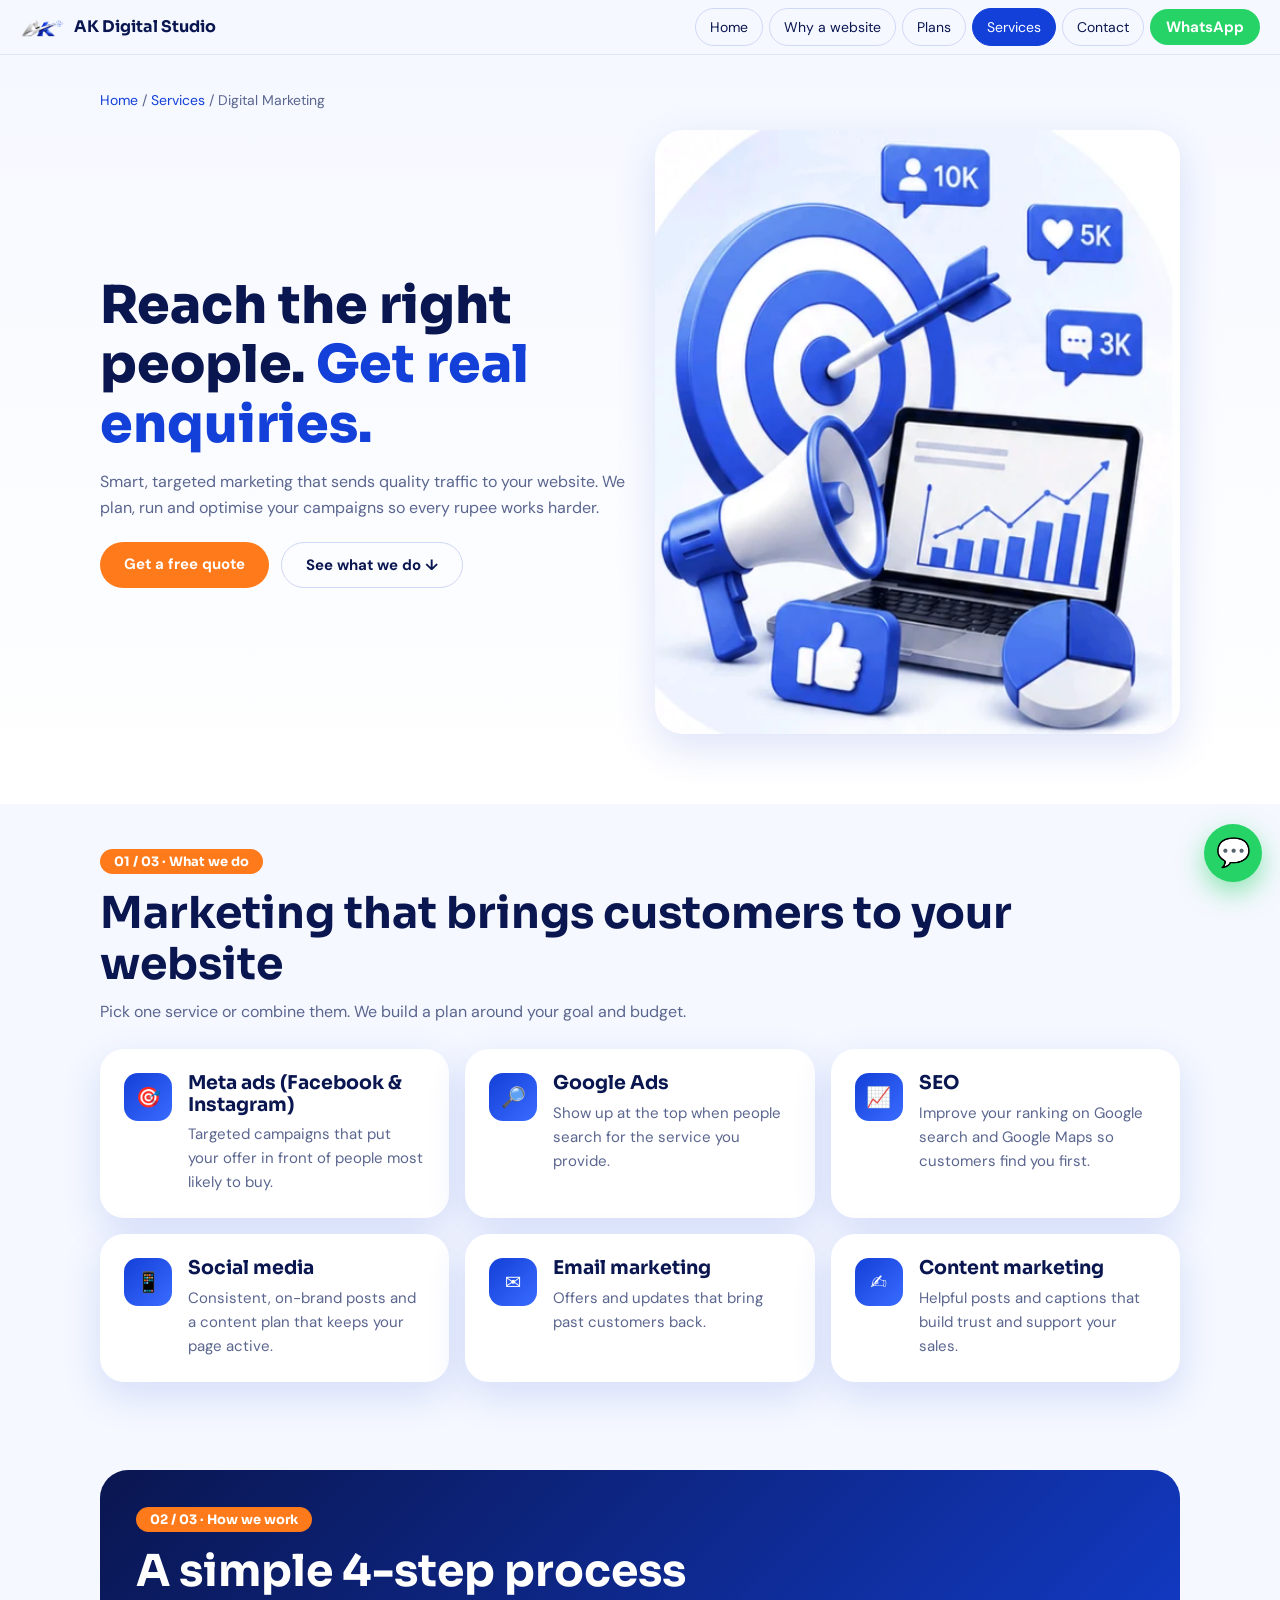
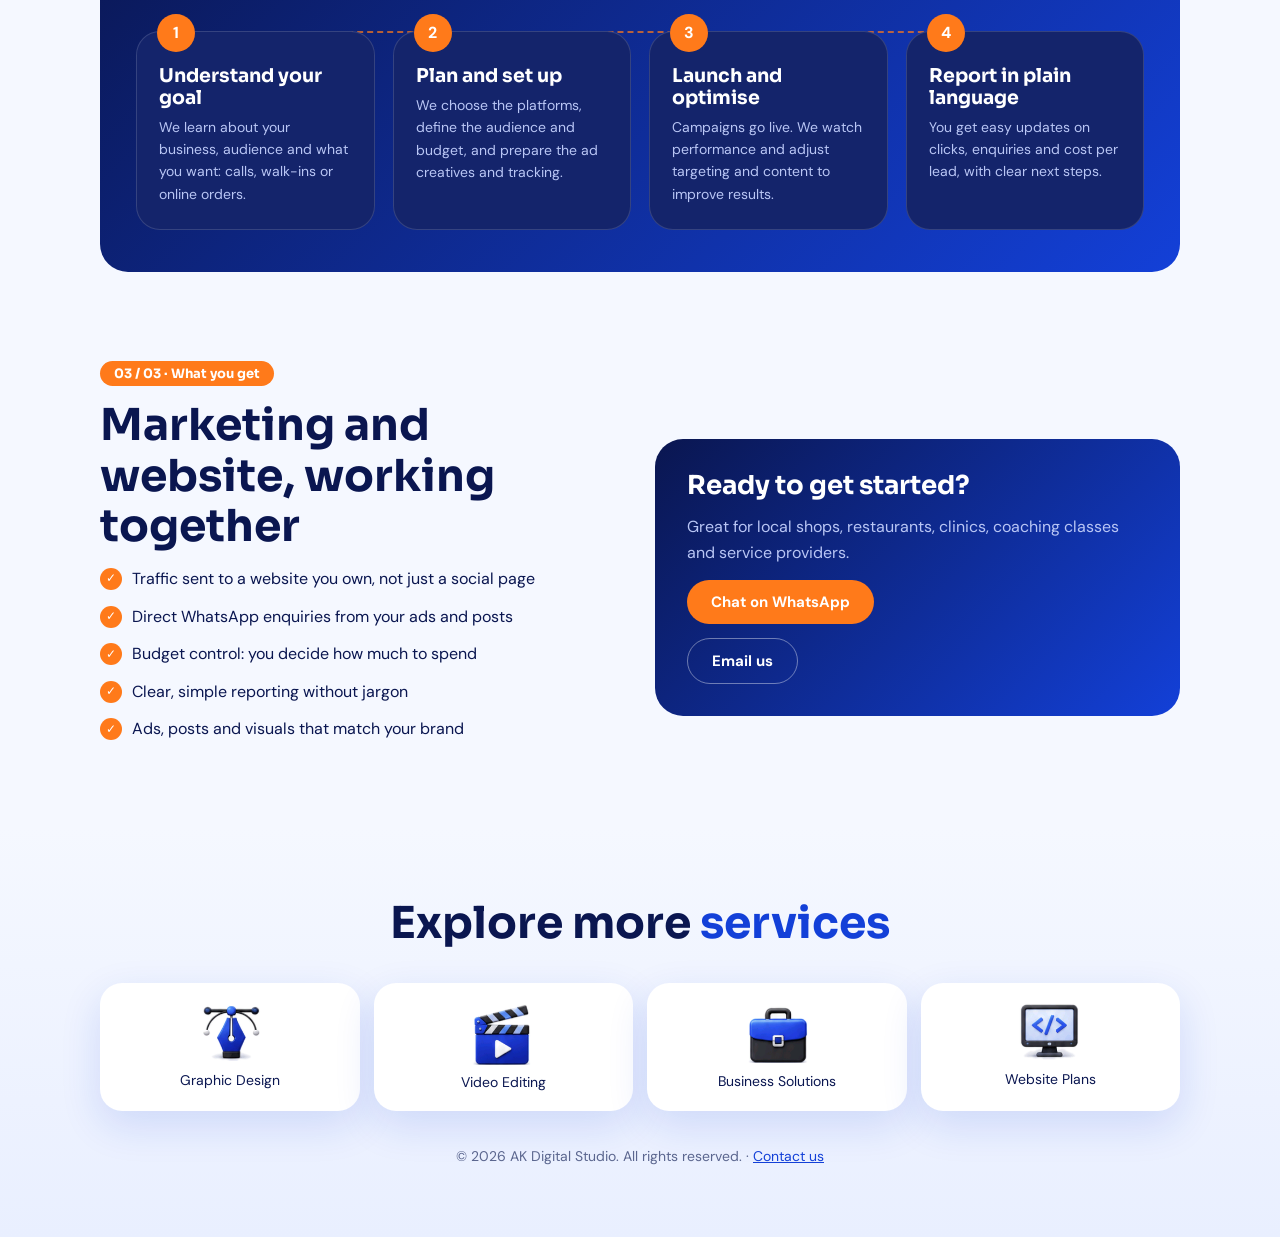
<file: digital-marketing.html>
<!DOCTYPE html>
<html lang="en"><head><meta charset="utf-8"><meta name="viewport" content="width=device-width,initial-scale=1">
<title>Digital Marketing &amp; Ads in Surat | AK Digital Studio</title>
<meta name="description" content="Meta (Facebook/Instagram) and Google Ads, SEO, social media and email marketing that bring quality traffic to your website. AK Digital Studio, Surat.">
<meta name="theme-color" content="#0a1650"><link rel="canonical" href="https://akdigitalstudio.pages.dev/digital-marketing.html">
<meta property="og:type" content="website"><meta property="og:title" content="Digital Marketing &amp; Ads in Surat | AK Digital Studio"><meta property="og:description" content="Meta (Facebook/Instagram) and Google Ads, SEO, social media and email marketing that bring quality traffic to your website. AK Digital Studio, Surat."><meta property="og:image" content="img/logo.png">
<link rel="icon" href="img/favicon.svg">
<link rel="preconnect" href="https://fonts.googleapis.com"><link rel="preconnect" href="https://fonts.gstatic.com" crossorigin>
<link href="https://fonts.googleapis.com/css2?family=DM+Sans:wght@400;500;700&family=Sora:wght@600;700;800&display=swap" rel="stylesheet">
<link rel="stylesheet" href="css/style.css"></head><body>
<header class="nav"><a class="brand" href="index.html"><img src="img/logo.png" alt="AK logo" width="44" height="30"><b>AK Digital Studio</b></a>
<button class="burger" aria-label="Menu" onclick="document.body.classList.toggle('open')">☰</button>
<nav><a href="index.html">Home</a><a href="index.html#why">Why a website</a><a href="index.html#plans">Plans</a><a class="on" href="index.html#services">Services</a><a href="index.html#contact">Contact</a>
<a class="btn wa-link" href="#" target="_blank" rel="noopener">WhatsApp</a></nav></header>

<section class="phero"><div class="wrap"><p class="crumb"><a href="index.html">Home</a> / <a href="index.html#services">Services</a> / Digital Marketing</p>
<div class="split"><div class="reveal"><h1>Reach the right people. <em>Get real enquiries.</em></h1><p class="lead">Smart, targeted marketing that sends quality traffic to your website. We plan, run and optimise your campaigns so every rupee works harder.</p>
<div class="btns"><a class="btn orange wa-link" data-msg="Hi AK Digital Studio, I'd like to enquire about Digital Marketing & Ads." href="#" target="_blank" rel="noopener">Get a free quote</a><a class="btn ghost" href="#slide1">See what we do ↓</a></div></div>
<div class="reveal"><img class="art" src="img/svc-mkt.webp" alt="Digital Marketing &amp; Ads" width="600" height="450"></div></div></div></section>

<section id="slide1" class="slide"><div class="wrap"><span class="num reveal">01 / 03 · What we do</span>
<h2 class="reveal">Marketing that brings customers to your website</h2><p class="lead reveal">Pick one service or combine them. We build a plan around your goal and budget.</p>
<div class="grid3"><article class="card reveal"><b class="ic">🎯</b><div><h4>Meta ads (Facebook &amp; Instagram)</h4><p>Targeted campaigns that put your offer in front of people most likely to buy.</p></div></article><article class="card reveal"><b class="ic">🔎</b><div><h4>Google Ads</h4><p>Show up at the top when people search for the service you provide.</p></div></article><article class="card reveal"><b class="ic">📈</b><div><h4>SEO</h4><p>Improve your ranking on Google search and Google Maps so customers find you first.</p></div></article><article class="card reveal"><b class="ic">📱</b><div><h4>Social media</h4><p>Consistent, on-brand posts and a content plan that keeps your page active.</p></div></article><article class="card reveal"><b class="ic">✉️</b><div><h4>Email marketing</h4><p>Offers and updates that bring past customers back.</p></div></article><article class="card reveal"><b class="ic">✍️</b><div><h4>Content marketing</h4><p>Helpful posts and captions that build trust and support your sales.</p></div></article></div></div></section>

<section id="slide2" class="slide"><div class="wrap"><div class="dark pad">
<span class="num reveal">02 / 03 · How we work</span><h2 class="reveal">A simple 4-step process</h2>
<div class="steps"><div class="step reveal"><b>1</b><h4>Understand your goal</h4><p>We learn about your business, audience and what you want: calls, walk-ins or online orders.</p></div><div class="step reveal"><b>2</b><h4>Plan and set up</h4><p>We choose the platforms, define the audience and budget, and prepare the ad creatives and tracking.</p></div><div class="step reveal"><b>3</b><h4>Launch and optimise</h4><p>Campaigns go live. We watch performance and adjust targeting and content to improve results.</p></div><div class="step reveal"><b>4</b><h4>Report in plain language</h4><p>You get easy updates on clicks, enquiries and cost per lead, with clear next steps.</p></div></div></div></div></section>

<section id="slide3" class="slide"><div class="wrap"><span class="num reveal">03 / 03 · What you get</span>
<div class="split"><div class="reveal"><h2>Marketing and website, working together</h2><ul class="yes checks"><li>Traffic sent to a website you own, not just a social page</li><li>Direct WhatsApp enquiries from your ads and posts</li><li>Budget control: you decide how much to spend</li><li>Clear, simple reporting without jargon</li><li>Ads, posts and visuals that match your brand</li></ul></div>
<div class="cta dark reveal"><h3>Ready to get started?</h3><p>Great for local shops, restaurants, clinics, coaching classes and service providers.</p><a class="btn orange wa-link" data-msg="Hi AK Digital Studio, I'd like to enquire about Digital Marketing & Ads." href="#" target="_blank" rel="noopener">Chat on WhatsApp</a><a class="btn ghost light email-link" href="#">Email us</a></div></div></div></section>

<section class="sec alt"><div class="wrap center"><h2 class="reveal">Explore more <em>services</em></h2>
<div class="chips"><a href="graphic-design.html"><img src="img/chip-gfx.png" alt="" width="72" height="68" loading="lazy"><span>Graphic Design</span></a><a href="video-editing.html"><img src="img/chip-vid.png" alt="" width="72" height="68" loading="lazy"><span>Video Editing</span></a><a href="business-solutions.html"><img src="img/chip-biz.png" alt="" width="72" height="68" loading="lazy"><span>Business Solutions</span></a><a href="index.html#plans"><img src="img/chip-web.png" alt="" width="72" height="68" loading="lazy"><span>Website Plans</span></a></div>
<p class="copy dim">© 2026 AK Digital Studio. All rights reserved. · <a href="index.html#contact">Contact us</a></p></div></section>
<a class="fab wa-link" data-msg="Hi AK Digital Studio, I'd like to enquire about Digital Marketing & Ads." href="#" target="_blank" rel="noopener" aria-label="Chat on WhatsApp">💬</a>
<script src="js/script.js"></script></body></html>
</file>
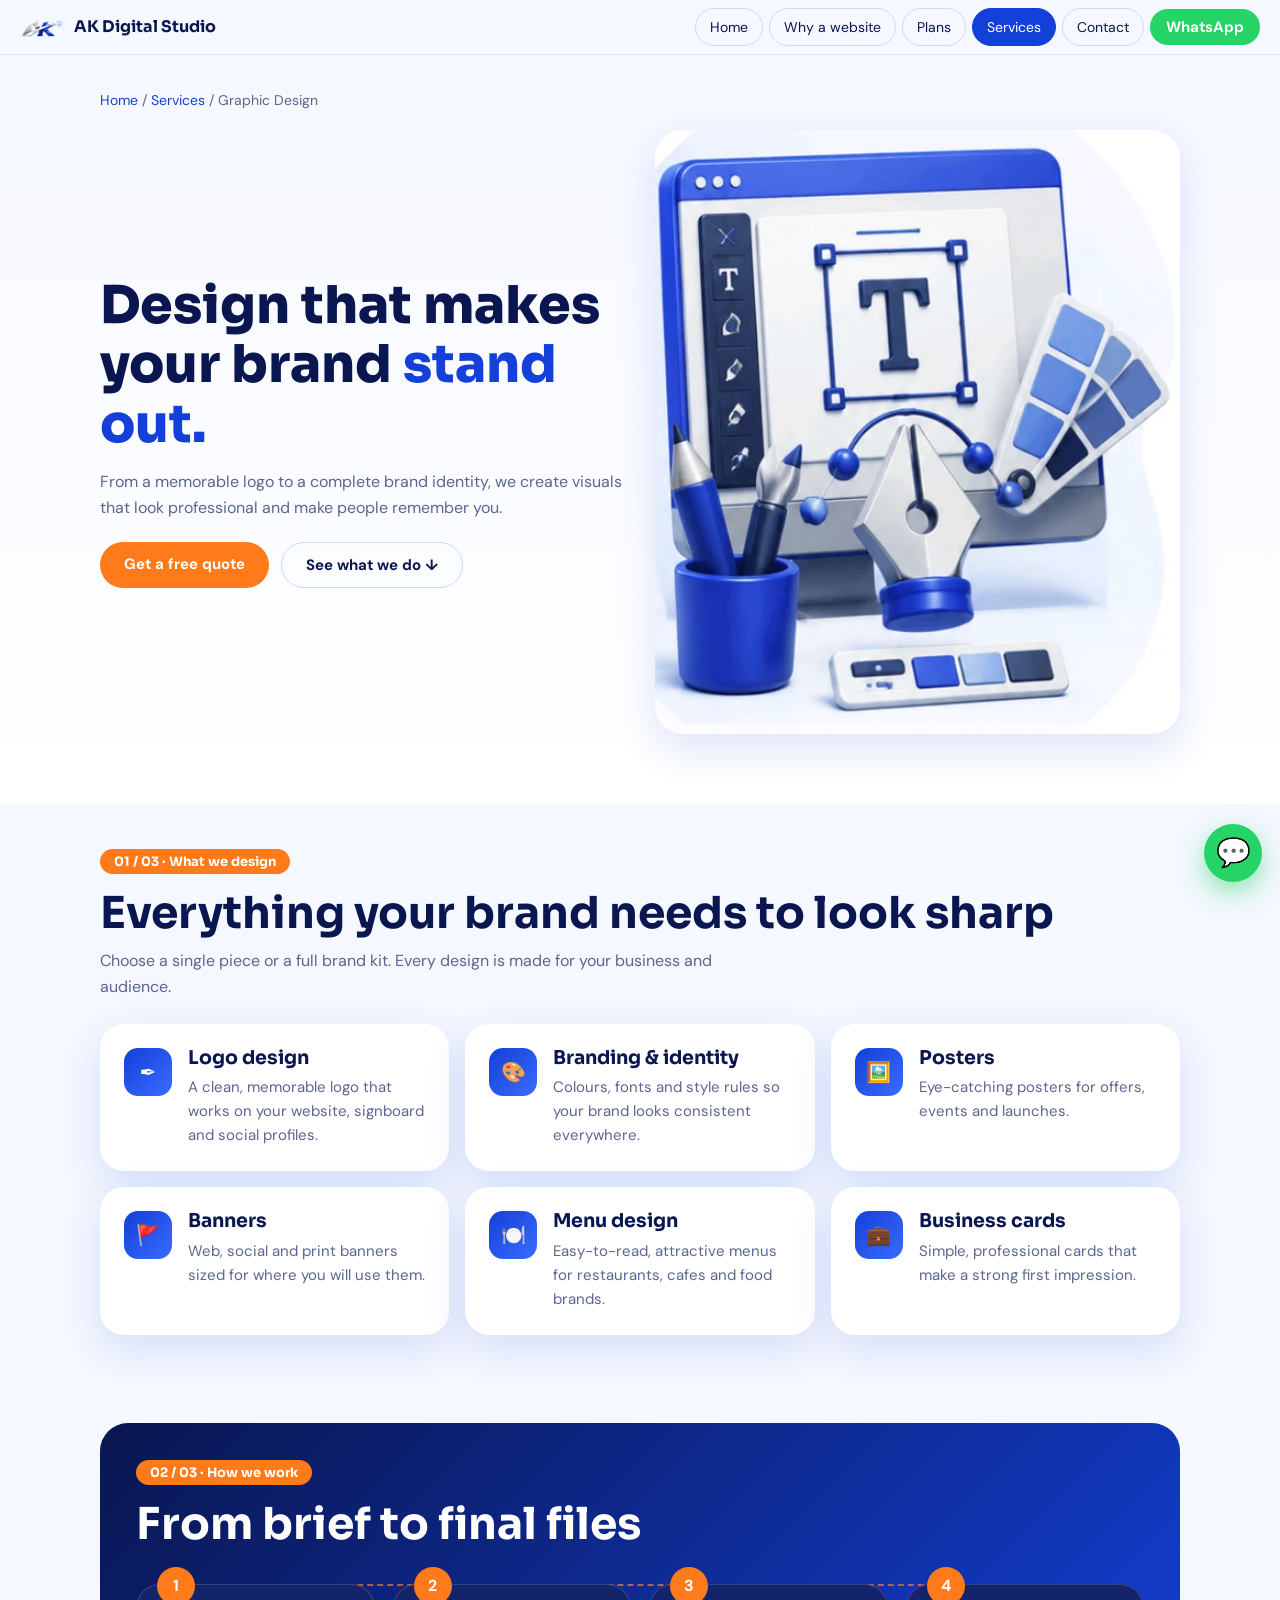
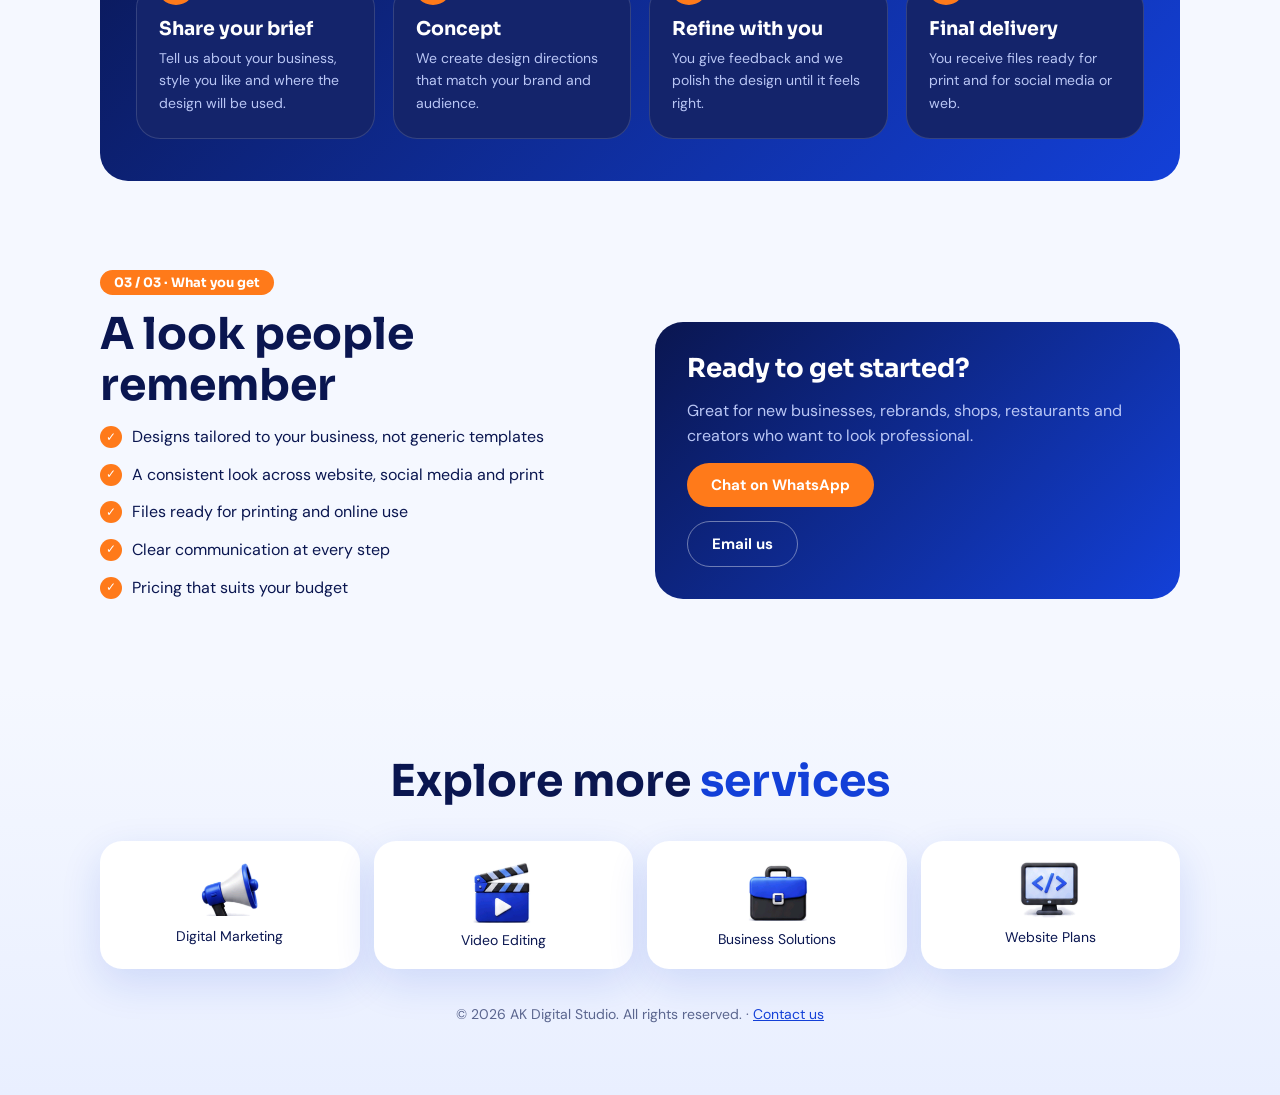
<file: graphic-design.html>
<!DOCTYPE html>
<html lang="en"><head><meta charset="utf-8"><meta name="viewport" content="width=device-width,initial-scale=1">
<title>Graphic &amp; Brand Design in Surat | AK Digital Studio</title>
<meta name="description" content="Logo design, branding, posters, banners, menus, business cards and social media posts that make your brand stand out. AK Digital Studio, Surat.">
<meta name="theme-color" content="#0a1650"><link rel="canonical" href="https://akdigitalstudio.pages.dev/graphic-design.html">
<meta property="og:type" content="website"><meta property="og:title" content="Graphic &amp; Brand Design in Surat | AK Digital Studio"><meta property="og:description" content="Logo design, branding, posters, banners, menus, business cards and social media posts that make your brand stand out. AK Digital Studio, Surat."><meta property="og:image" content="img/logo.png">
<link rel="icon" href="img/favicon.svg">
<link rel="preconnect" href="https://fonts.googleapis.com"><link rel="preconnect" href="https://fonts.gstatic.com" crossorigin>
<link href="https://fonts.googleapis.com/css2?family=DM+Sans:wght@400;500;700&family=Sora:wght@600;700;800&display=swap" rel="stylesheet">
<link rel="stylesheet" href="css/style.css"></head><body>
<header class="nav"><a class="brand" href="index.html"><img src="img/logo.png" alt="AK logo" width="44" height="30"><b>AK Digital Studio</b></a>
<button class="burger" aria-label="Menu" onclick="document.body.classList.toggle('open')">☰</button>
<nav><a href="index.html">Home</a><a href="index.html#why">Why a website</a><a href="index.html#plans">Plans</a><a class="on" href="index.html#services">Services</a><a href="index.html#contact">Contact</a>
<a class="btn wa-link" href="#" target="_blank" rel="noopener">WhatsApp</a></nav></header>

<section class="phero"><div class="wrap"><p class="crumb"><a href="index.html">Home</a> / <a href="index.html#services">Services</a> / Graphic Design</p>
<div class="split"><div class="reveal"><h1>Design that makes your brand <em>stand out.</em></h1><p class="lead">From a memorable logo to a complete brand identity, we create visuals that look professional and make people remember you.</p>
<div class="btns"><a class="btn orange wa-link" data-msg="Hi AK Digital Studio, I'd like to enquire about Graphic & Brand Design." href="#" target="_blank" rel="noopener">Get a free quote</a><a class="btn ghost" href="#slide1">See what we do ↓</a></div></div>
<div class="reveal"><img class="art" src="img/svc-gfx.webp" alt="Graphic &amp; Brand Design" width="600" height="450"></div></div></div></section>

<section id="slide1" class="slide"><div class="wrap"><span class="num reveal">01 / 03 · What we design</span>
<h2 class="reveal">Everything your brand needs to look sharp</h2><p class="lead reveal">Choose a single piece or a full brand kit. Every design is made for your business and audience.</p>
<div class="grid3"><article class="card reveal"><b class="ic">✒️</b><div><h4>Logo design</h4><p>A clean, memorable logo that works on your website, signboard and social profiles.</p></div></article><article class="card reveal"><b class="ic">🎨</b><div><h4>Branding &amp; identity</h4><p>Colours, fonts and style rules so your brand looks consistent everywhere.</p></div></article><article class="card reveal"><b class="ic">🖼️</b><div><h4>Posters</h4><p>Eye-catching posters for offers, events and launches.</p></div></article><article class="card reveal"><b class="ic">🚩</b><div><h4>Banners</h4><p>Web, social and print banners sized for where you will use them.</p></div></article><article class="card reveal"><b class="ic">🍽️</b><div><h4>Menu design</h4><p>Easy-to-read, attractive menus for restaurants, cafes and food brands.</p></div></article><article class="card reveal"><b class="ic">💼</b><div><h4>Business cards</h4><p>Simple, professional cards that make a strong first impression.</p></div></article></div></div></section>

<section id="slide2" class="slide"><div class="wrap"><div class="dark pad">
<span class="num reveal">02 / 03 · How we work</span><h2 class="reveal">From brief to final files</h2>
<div class="steps"><div class="step reveal"><b>1</b><h4>Share your brief</h4><p>Tell us about your business, style you like and where the design will be used.</p></div><div class="step reveal"><b>2</b><h4>Concept</h4><p>We create design directions that match your brand and audience.</p></div><div class="step reveal"><b>3</b><h4>Refine with you</h4><p>You give feedback and we polish the design until it feels right.</p></div><div class="step reveal"><b>4</b><h4>Final delivery</h4><p>You receive files ready for print and for social media or web.</p></div></div></div></div></section>

<section id="slide3" class="slide"><div class="wrap"><span class="num reveal">03 / 03 · What you get</span>
<div class="split"><div class="reveal"><h2>A look people remember</h2><ul class="yes checks"><li>Designs tailored to your business, not generic templates</li><li>A consistent look across website, social media and print</li><li>Files ready for printing and online use</li><li>Clear communication at every step</li><li>Pricing that suits your budget</li></ul></div>
<div class="cta dark reveal"><h3>Ready to get started?</h3><p>Great for new businesses, rebrands, shops, restaurants and creators who want to look professional.</p><a class="btn orange wa-link" data-msg="Hi AK Digital Studio, I'd like to enquire about Graphic & Brand Design." href="#" target="_blank" rel="noopener">Chat on WhatsApp</a><a class="btn ghost light email-link" href="#">Email us</a></div></div></div></section>

<section class="sec alt"><div class="wrap center"><h2 class="reveal">Explore more <em>services</em></h2>
<div class="chips"><a href="digital-marketing.html"><img src="img/chip-mkt.png" alt="" width="72" height="68" loading="lazy"><span>Digital Marketing</span></a><a href="video-editing.html"><img src="img/chip-vid.png" alt="" width="72" height="68" loading="lazy"><span>Video Editing</span></a><a href="business-solutions.html"><img src="img/chip-biz.png" alt="" width="72" height="68" loading="lazy"><span>Business Solutions</span></a><a href="index.html#plans"><img src="img/chip-web.png" alt="" width="72" height="68" loading="lazy"><span>Website Plans</span></a></div>
<p class="copy dim">© 2026 AK Digital Studio. All rights reserved. · <a href="index.html#contact">Contact us</a></p></div></section>
<a class="fab wa-link" data-msg="Hi AK Digital Studio, I'd like to enquire about Graphic & Brand Design." href="#" target="_blank" rel="noopener" aria-label="Chat on WhatsApp">💬</a>
<script src="js/script.js"></script></body></html>
</file>
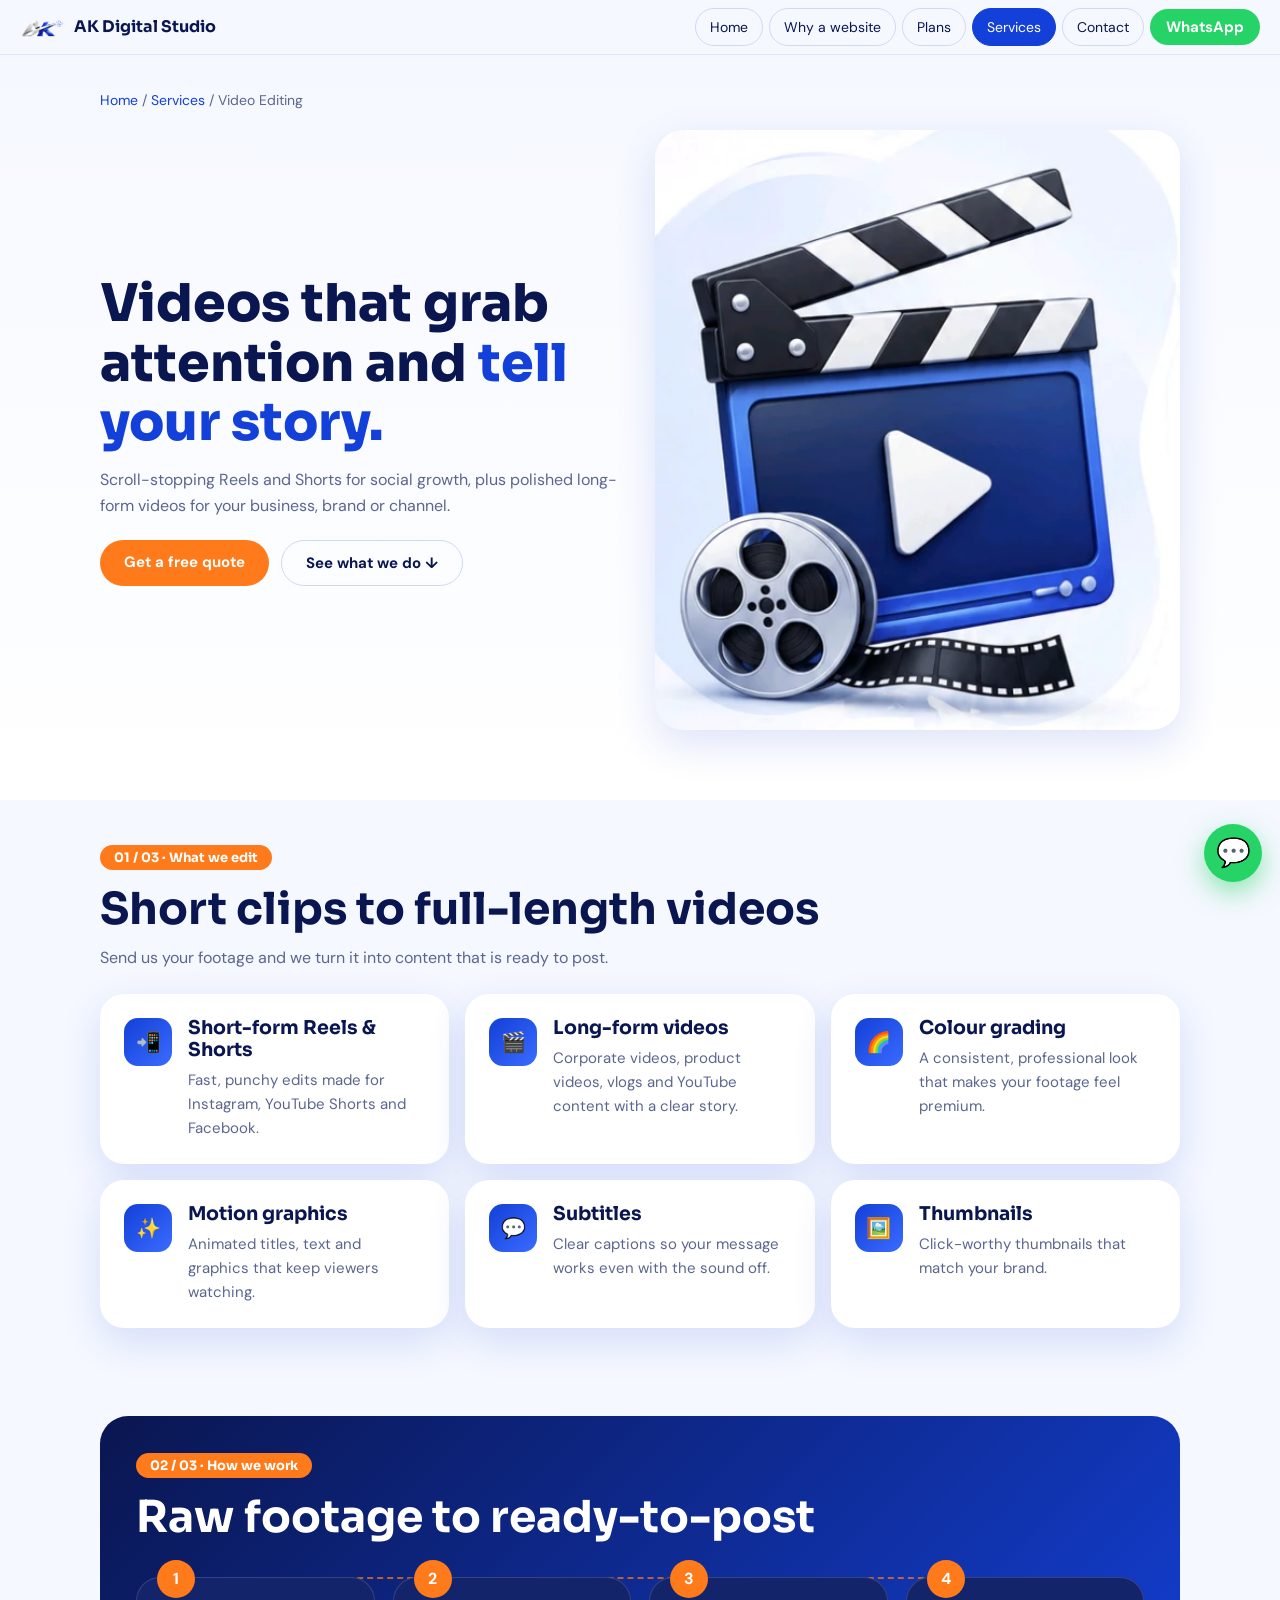
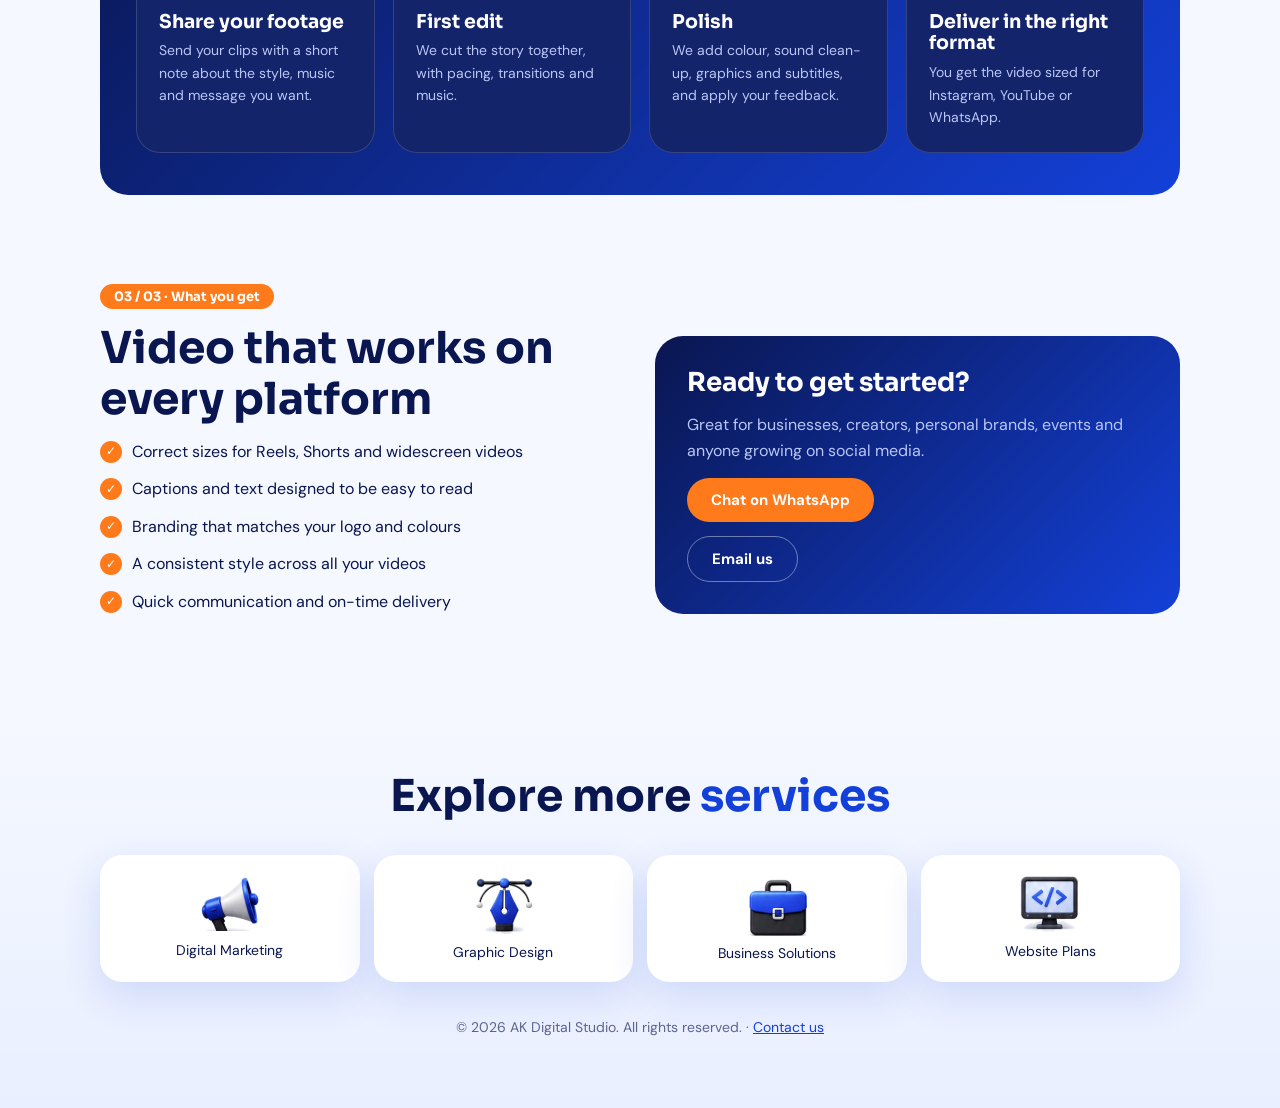
<file: video-editing.html>
<!DOCTYPE html>
<html lang="en"><head><meta charset="utf-8"><meta name="viewport" content="width=device-width,initial-scale=1">
<title>Video Editing in Surat | AK Digital Studio</title>
<meta name="description" content="Reels, YouTube Shorts, corporate videos and vlogs with colour grading, motion graphics, subtitles and thumbnails. AK Digital Studio, Surat.">
<meta name="theme-color" content="#0a1650"><link rel="canonical" href="https://akdigitalstudio.pages.dev/video-editing.html">
<meta property="og:type" content="website"><meta property="og:title" content="Video Editing in Surat | AK Digital Studio"><meta property="og:description" content="Reels, YouTube Shorts, corporate videos and vlogs with colour grading, motion graphics, subtitles and thumbnails. AK Digital Studio, Surat."><meta property="og:image" content="img/logo.png">
<link rel="icon" href="img/favicon.svg">
<link rel="preconnect" href="https://fonts.googleapis.com"><link rel="preconnect" href="https://fonts.gstatic.com" crossorigin>
<link href="https://fonts.googleapis.com/css2?family=DM+Sans:wght@400;500;700&family=Sora:wght@600;700;800&display=swap" rel="stylesheet">
<link rel="stylesheet" href="css/style.css"></head><body>
<header class="nav"><a class="brand" href="index.html"><img src="img/logo.png" alt="AK logo" width="44" height="30"><b>AK Digital Studio</b></a>
<button class="burger" aria-label="Menu" onclick="document.body.classList.toggle('open')">☰</button>
<nav><a href="index.html">Home</a><a href="index.html#why">Why a website</a><a href="index.html#plans">Plans</a><a class="on" href="index.html#services">Services</a><a href="index.html#contact">Contact</a>
<a class="btn wa-link" href="#" target="_blank" rel="noopener">WhatsApp</a></nav></header>

<section class="phero"><div class="wrap"><p class="crumb"><a href="index.html">Home</a> / <a href="index.html#services">Services</a> / Video Editing</p>
<div class="split"><div class="reveal"><h1>Videos that grab attention and <em>tell your story.</em></h1><p class="lead">Scroll-stopping Reels and Shorts for social growth, plus polished long-form videos for your business, brand or channel.</p>
<div class="btns"><a class="btn orange wa-link" data-msg="Hi AK Digital Studio, I'd like to enquire about Video Editing." href="#" target="_blank" rel="noopener">Get a free quote</a><a class="btn ghost" href="#slide1">See what we do ↓</a></div></div>
<div class="reveal"><img class="art" src="img/svc-vid.webp" alt="Video Editing" width="600" height="450"></div></div></div></section>

<section id="slide1" class="slide"><div class="wrap"><span class="num reveal">01 / 03 · What we edit</span>
<h2 class="reveal">Short clips to full-length videos</h2><p class="lead reveal">Send us your footage and we turn it into content that is ready to post.</p>
<div class="grid3"><article class="card reveal"><b class="ic">📲</b><div><h4>Short-form Reels &amp; Shorts</h4><p>Fast, punchy edits made for Instagram, YouTube Shorts and Facebook.</p></div></article><article class="card reveal"><b class="ic">🎬</b><div><h4>Long-form videos</h4><p>Corporate videos, product videos, vlogs and YouTube content with a clear story.</p></div></article><article class="card reveal"><b class="ic">🌈</b><div><h4>Colour grading</h4><p>A consistent, professional look that makes your footage feel premium.</p></div></article><article class="card reveal"><b class="ic">✨</b><div><h4>Motion graphics</h4><p>Animated titles, text and graphics that keep viewers watching.</p></div></article><article class="card reveal"><b class="ic">💬</b><div><h4>Subtitles</h4><p>Clear captions so your message works even with the sound off.</p></div></article><article class="card reveal"><b class="ic">🖼️</b><div><h4>Thumbnails</h4><p>Click-worthy thumbnails that match your brand.</p></div></article></div></div></section>

<section id="slide2" class="slide"><div class="wrap"><div class="dark pad">
<span class="num reveal">02 / 03 · How we work</span><h2 class="reveal">Raw footage to ready-to-post</h2>
<div class="steps"><div class="step reveal"><b>1</b><h4>Share your footage</h4><p>Send your clips with a short note about the style, music and message you want.</p></div><div class="step reveal"><b>2</b><h4>First edit</h4><p>We cut the story together, with pacing, transitions and music.</p></div><div class="step reveal"><b>3</b><h4>Polish</h4><p>We add colour, sound clean-up, graphics and subtitles, and apply your feedback.</p></div><div class="step reveal"><b>4</b><h4>Deliver in the right format</h4><p>You get the video sized for Instagram, YouTube or WhatsApp.</p></div></div></div></div></section>

<section id="slide3" class="slide"><div class="wrap"><span class="num reveal">03 / 03 · What you get</span>
<div class="split"><div class="reveal"><h2>Video that works on every platform</h2><ul class="yes checks"><li>Correct sizes for Reels, Shorts and widescreen videos</li><li>Captions and text designed to be easy to read</li><li>Branding that matches your logo and colours</li><li>A consistent style across all your videos</li><li>Quick communication and on-time delivery</li></ul></div>
<div class="cta dark reveal"><h3>Ready to get started?</h3><p>Great for businesses, creators, personal brands, events and anyone growing on social media.</p><a class="btn orange wa-link" data-msg="Hi AK Digital Studio, I'd like to enquire about Video Editing." href="#" target="_blank" rel="noopener">Chat on WhatsApp</a><a class="btn ghost light email-link" href="#">Email us</a></div></div></div></section>

<section class="sec alt"><div class="wrap center"><h2 class="reveal">Explore more <em>services</em></h2>
<div class="chips"><a href="digital-marketing.html"><img src="img/chip-mkt.png" alt="" width="72" height="68" loading="lazy"><span>Digital Marketing</span></a><a href="graphic-design.html"><img src="img/chip-gfx.png" alt="" width="72" height="68" loading="lazy"><span>Graphic Design</span></a><a href="business-solutions.html"><img src="img/chip-biz.png" alt="" width="72" height="68" loading="lazy"><span>Business Solutions</span></a><a href="index.html#plans"><img src="img/chip-web.png" alt="" width="72" height="68" loading="lazy"><span>Website Plans</span></a></div>
<p class="copy dim">© 2026 AK Digital Studio. All rights reserved. · <a href="index.html#contact">Contact us</a></p></div></section>
<a class="fab wa-link" data-msg="Hi AK Digital Studio, I'd like to enquire about Video Editing." href="#" target="_blank" rel="noopener" aria-label="Chat on WhatsApp">💬</a>
<script src="js/script.js"></script></body></html>
</file>
<file: css/style.css>
:root{--navy:#0a1650;--blue:#1340d8;--sky:#e6edff;--bg:#f5f8ff;--o:#ff7a1a;--ink:#0a1650;--mute:#5b668f;--sh:0 14px 40px rgba(19,64,216,.14)}
*{box-sizing:border-box;margin:0}html{scroll-behavior:smooth;scroll-padding-top:70px}
body{font:400 16px/1.6 'DM Sans',system-ui,sans-serif;color:var(--ink);background:var(--bg);overflow-x:hidden}
h1,h2,h3,h4,.brand,.price{font-family:Sora,system-ui,sans-serif;line-height:1.15}
.wrap{max-width:1120px;margin:auto;padding:0 20px}.center{text-align:center}
.nav{position:sticky;top:0;z-index:50;display:flex;align-items:center;justify-content:space-between;padding:8px 20px;background:rgba(245,248,255,.9);backdrop-filter:blur(10px);border-bottom:1px solid #dfe6fb}
.brand{display:flex;align-items:center;gap:10px;color:var(--navy);text-decoration:none}
.nav nav{display:flex;gap:6px;align-items:center}.nav nav a:not(.btn){padding:7px 14px;border:1px solid #cfd8f5;border-radius:99px;color:var(--navy);text-decoration:none;font-size:14px;transition:.2s}
.nav nav a:not(.btn):hover,.nav nav a.on{background:var(--blue);color:#fff;border-color:var(--blue)}.burger{display:none;background:none;border:0;font-size:26px;color:var(--navy)}
.btn{display:inline-block;padding:12px 24px;border-radius:99px;border:0;font:700 15px 'DM Sans';color:#fff;text-decoration:none;cursor:pointer;transition:transform .2s,box-shadow .2s}
.btn:hover{transform:translateY(-3px);box-shadow:0 10px 24px rgba(255,122,26,.35)}.orange{background:var(--o)}.navy{background:var(--navy)}.ghost{background:transparent;border:1px solid #cfd8f5;color:var(--navy)}
.nav .btn{background:#25d366;padding:8px 16px}
.hero,.contactsec{position:relative;overflow:hidden}.hero{padding:40px 0 70px;background:linear-gradient(#f5f8ff,#fff)}
.circuit{position:absolute;top:0;left:0;width:260px;height:160px;background:linear-gradient(135deg,#051045,#1340d8);clip-path:polygon(0 0,100% 0,0 100%);opacity:.95}
.logo{width:min(300px,70%);height:auto;filter:drop-shadow(0 12px 18px rgba(19,64,216,.3))}.float{animation:fl 5s ease-in-out infinite}@keyframes fl{50%{transform:translateY(-12px)}}
.brandname{font-size:clamp(32px,7vw,64px);font-weight:800;letter-spacing:-.5px;margin:10px 0}.brandname span{color:var(--blue)}
.tag{display:flex;align-items:center;justify-content:center;gap:12px;font-size:12px;letter-spacing:.2em;color:var(--navy);margin-bottom:28px}.tag i{height:1px;width:clamp(20px,10vw,100px);background:var(--blue)}
.hero h2{font-size:clamp(24px,4.4vw,40px);max-width:760px;margin:0 auto 14px}.lead{color:var(--mute);max-width:680px;margin:0 auto 22px}.lead.light{color:#b9c6f5}
.chips{display:grid;grid-template-columns:repeat(auto-fit,minmax(130px,1fr));gap:14px;margin:34px 0}
.chips a{background:#fff;border-radius:22px;padding:18px 8px;box-shadow:var(--sh);text-decoration:none;color:var(--ink);font-size:14px;display:grid;gap:6px;transition:.3s}.chips a{font-size:34px}.chips span{font-size:14px}
.chips a:hover{transform:translateY(-8px) rotate(-1.5deg);box-shadow:0 20px 40px rgba(19,64,216,.25)}
.approach{text-align:left;background:var(--sky);border-left:6px solid var(--blue);border-radius:18px;padding:18px 24px;margin-bottom:22px}.approach p{color:var(--mute)}
.dark{background:linear-gradient(135deg,#0a1650,#1340d8);color:#fff;border-radius:28px}.details{padding:30px;text-align:left}.sub{color:#b9c6f5;margin-bottom:18px}
.grid2{display:grid;grid-template-columns:1fr 1fr;gap:16px}.grid2.l{text-align:left}
.d{display:flex;align-items:center;gap:14px;color:#fff;text-decoration:none;padding:6px;border-radius:14px;transition:.2s}a.d:hover{background:rgba(255,255,255,.1)}
.d>span,.ic{display:grid;place-items:center;flex:none;width:48px;height:48px;border-radius:14px;background:rgba(255,255,255,.14);font-size:20px}.d small,.c small{display:block;font-size:12px;opacity:.7}.d em,.c span{font-style:normal}
.sec{padding:70px 0}.alt{background:linear-gradient(#f5f8ff,#e9efff)}
h2{font-size:clamp(28px,5vw,44px);margin-bottom:14px}h2 em{font-style:normal;color:var(--blue)}h2 em.o{color:var(--o)}.h3{font-size:24px;margin:50px 0 20px}
.split{display:grid;grid-template-columns:1fr 1fr;gap:30px;align-items:center;margin-bottom:30px}.split p{margin-left:0}
.mock{position:relative;background:linear-gradient(135deg,#dfe8ff,#fff);border-radius:30px;padding:20px;box-shadow:var(--sh)}.mock img{width:100%;animation:fl 6s ease-in-out infinite}
.pill{position:absolute;background:#fff;border-radius:99px;padding:5px 14px;font-size:13px;box-shadow:var(--sh)}.pill.o{top:-12px;left:-10px;background:var(--o);color:#fff}.pill.b{bottom:-10px;left:14px;color:var(--blue)}.pill.g{bottom:30px;right:-8px}
.card{display:flex;gap:16px;background:#fff;border-radius:24px;padding:24px;box-shadow:var(--sh);transition:.3s}.card:hover{transform:translateY(-6px)}.card .ic{background:linear-gradient(135deg,#1340d8,#3a6bff);color:#fff;font-weight:700}
.card h4{font-size:19px;margin-bottom:6px}.card p{color:var(--mute);font-size:15px}.grid2{margin-bottom:0}
.versus{display:grid;grid-template-columns:1fr 1fr;gap:30px;padding:34px;margin-top:30px;background:#0a1650}.versus h3{margin-bottom:14px}.mute{color:#9aa8ee}
ul{list-style:none;padding:0}.versus li,.plan li{position:relative;padding-left:30px;margin:10px 0;text-align:left}
.no li::before,.yes li::before,.plan li::before{content:"✓";position:absolute;left:0;top:2px;width:20px;height:20px;border-radius:50%;display:grid;place-items:center;font-size:12px;font-weight:700;background:var(--o);color:#fff}.no li::before{content:"✕";background:#4a5896}
.plans{display:grid;grid-template-columns:repeat(auto-fit,minmax(235px,1fr));gap:22px;margin:36px 0;align-items:stretch}
.plan{position:relative;display:flex;flex-direction:column;background:#fff;border-radius:30px;padding:30px 26px;box-shadow:var(--sh);text-align:left;transition:.3s}.plan:hover{transform:translateY(-8px)}
.plan h3{font-size:26px}.plan h3 em{display:block;font-style:normal;color:var(--blue)}.muted{color:var(--mute);font-size:14px;margin:10px 0}
.price{font-size:44px;font-weight:800;color:var(--blue);margin-top:10px}.price small{display:block;font:400 14px 'DM Sans';color:var(--mute)}
.time{display:inline-block;background:var(--sky);border-radius:99px;padding:4px 14px;font-size:13px;margin:12px 0}.plan ul{flex:1;margin-bottom:22px;border-top:1px solid #dfe6fb;padding-top:12px}.plan li::before{background:var(--blue)}
.plan .btn{text-align:center;width:100%}
.plan.hot{background:linear-gradient(160deg,#1340d8,#0a1650);color:#fff;transform:scale(1.04)}.plan.hot:hover{transform:scale(1.04) translateY(-8px)}.hot h3 em,.hot .price{color:#fff}.hot .muted,.hot .price small{color:#b9c6f5}.hot .time{background:rgba(255,255,255,.14)}.hot ul{border-color:rgba(255,255,255,.2)}.hot li::before{background:var(--o)}.hot .price{color:#fff}
.badge{position:absolute;top:-14px;left:50%;transform:translateX(-50%);background:var(--o);color:#fff;font-size:12px;padding:5px 16px;border-radius:99px}
.tbl{overflow-x:auto;background:#fff;border-radius:22px;box-shadow:var(--sh)}table{width:100%;border-collapse:collapse;min-width:560px}th,td{padding:14px 18px;text-align:left;border-bottom:1px solid #e6ecfb}
th{background:var(--navy);color:#fff;font-family:Sora}td:first-child{font-weight:700}tbody tr:hover td{background:var(--sky)}
.addons{background:#fff;border-radius:28px;padding:30px;margin-top:34px;box-shadow:var(--sh);text-align:left}.addons .grid2{margin-top:16px;gap:4px 40px}
.addons p{display:flex;justify-content:space-between;gap:10px;border-bottom:1px dotted #b9c6f5;padding:10px 0}.addons b{color:var(--blue);white-space:nowrap}
.note{background:var(--sky);border-radius:16px;padding:14px 20px;margin-top:18px;font-size:14px;color:var(--mute)}
.svc{display:block;background:#fff;border-radius:28px;padding:20px 24px 26px;box-shadow:var(--sh);text-decoration:none;color:var(--ink);transition:.3s}.svc:hover{transform:translateY(-8px);box-shadow:0 24px 50px rgba(19,64,216,.25)}
.svc img{width:100%;height:170px;object-fit:contain;background:var(--sky);border-radius:20px;padding:10px;margin-bottom:16px}.svc h3{font-size:22px;margin-bottom:8px}.svc p{color:var(--mute);font-size:15px}
.tags{display:flex;flex-wrap:wrap;gap:8px;margin-top:14px}.tags span{background:var(--sky);color:var(--blue);font-size:13px;padding:4px 12px;border-radius:99px}
.support{display:flex;align-items:center;gap:20px;padding:22px 28px;margin-top:26px;text-align:left}.support h3{font-size:20px}.support p{color:#b9c6f5}.support .btn{margin-left:auto;white-space:nowrap}.support img{background:#fff;border-radius:50%;padding:6px}
.contactsec{border-radius:0;background:linear-gradient(160deg,#050c36,#0a1650 50%,#1340d8)}.contactsec .circuit{opacity:.4}.contactsec h2{color:#fff}
.steps{display:grid;grid-template-columns:repeat(auto-fit,minmax(220px,1fr));gap:18px;margin:34px 0}.step{position:relative;background:rgba(255,255,255,.08);border:1px solid rgba(255,255,255,.14);border-radius:24px;padding:34px 22px 24px;text-align:left}
.step b{position:absolute;top:-18px;left:20px;width:38px;height:38px;border-radius:50%;background:var(--o);display:grid;place-items:center}.step h4{margin-bottom:6px;font-size:19px}.step p{color:#b9c6f5;font-size:14px}
.quote{display:grid;grid-template-columns:1.2fr 1fr;gap:30px;background:#fff;color:var(--ink);border-radius:32px;padding:34px;text-align:left}.quote h3{font-size:26px}
.clist{display:grid;gap:10px;margin:18px 0}.c{display:flex;gap:14px;align-items:center;text-decoration:none;color:var(--ink);padding:4px;border-radius:14px;transition:.2s}a.c:hover{background:var(--sky);transform:translateX(6px)}.c .ic{background:linear-gradient(135deg,#1340d8,#3a6bff);width:44px;height:44px}.c small{color:var(--mute);opacity:1}
.qright{display:grid;gap:10px;background:var(--bg);border:1px solid #dfe6fb;border-radius:24px;padding:22px;justify-items:stretch}.qright h4{font-size:20px}
input,select,textarea{font:inherit;padding:11px 14px;border:1px solid #cfd8f5;border-radius:12px;background:#fff;width:100%}input:focus,select:focus,textarea:focus{outline:2px solid var(--blue)}
.qr{justify-self:center;margin-top:8px}.qright small{text-align:center;color:var(--mute)}.copy{color:#9aa8ee;font-size:14px;margin-top:6px}.contactsec .tag{color:#fff;margin:40px 0 10px;font-size:11px}.contactsec .tag i{background:#fff}
.fab{position:fixed;right:18px;bottom:18px;z-index:60;width:58px;height:58px;border-radius:50%;background:#25d366;display:grid;place-items:center;font-size:28px;text-decoration:none;box-shadow:0 10px 26px rgba(37,211,102,.5);animation:pulse 2.4s infinite}@keyframes pulse{0%{box-shadow:0 0 0 0 rgba(37,211,102,.6)}70%,100%{box-shadow:0 0 0 18px rgba(37,211,102,0)}}
.reveal{opacity:0;transform:translateY(28px);transition:opacity .7s,transform .7s}.reveal.in{opacity:1;transform:none}
@media(max-width:820px){.burger{display:block}.nav nav{display:none;position:absolute;top:100%;left:0;right:0;flex-direction:column;padding:16px;background:#fff;box-shadow:var(--sh)}.open .nav nav{display:flex}
.grid2,.split,.versus,.quote{grid-template-columns:1fr}.plan.hot,.plan.hot:hover{transform:none}.support{flex-direction:column;text-align:center}.support .btn{margin:0}.circuit{width:140px;height:90px}.brand b{font-size:15px}}
@media(prefers-reduced-motion:reduce){*{animation:none!important;transition:none!important}.reveal{opacity:1;transform:none}}
.faq{max-width:760px;margin:26px auto 0;display:grid;gap:12px}details{background:#fff;border-radius:18px;box-shadow:var(--sh);padding:16px 22px}summary{cursor:pointer;font:700 17px Sora;list-style:none;display:flex;justify-content:space-between;gap:10px}summary::after{content:"+";color:var(--o);font-size:24px;transition:transform .3s}details[open] summary::after{transform:rotate(45deg)}details p{color:var(--mute);margin-top:10px;animation:dn .35s}@keyframes dn{from{opacity:0;transform:translateY(-6px)}}
.chips img{width:64px;height:auto;margin:0 auto;transition:transform .4s}.chips a:hover img{transform:scale(1.15) rotate(6deg)}.chips a{font-size:14px}
.dh{display:flex;justify-content:space-between;align-items:flex-start;gap:16px;flex-wrap:wrap}.dh .sub{margin-bottom:22px}.dh .btn:hover{box-shadow:0 10px 24px rgba(255,122,26,.5)}
.hero:after,.contactsec:after{content:"";position:absolute;top:30px;right:30px;width:240px;height:180px;background:radial-gradient(circle,#7b9bff 2px,transparent 2.5px) 0 0/22px 22px;opacity:.5;animation:dots 6s ease-in-out infinite}.contactsec:after{opacity:.35}@keyframes dots{50%{opacity:.15;transform:translateY(10px)}}
.mock img{border-radius:22px}.svc img{height:200px;padding:0;background:#e9efff}.support img{width:64px;height:64px;object-fit:contain}.qr{border:1px solid #dfe6fb;border-radius:20px;padding:6px;background:#fff;width:130px;height:130px}
.steps{position:relative}.steps:before{content:"";position:absolute;top:0;left:8%;right:8%;border-top:2px dashed var(--o);opacity:.7;transform-origin:left;animation:draw 1.6s .3s both}@keyframes draw{from{transform:scaleX(0)}}
.step{z-index:1;background:#14246b}.plan .btn:hover{box-shadow:0 10px 24px rgba(10,22,80,.35)}

img{max-width:100%;height:auto}
.mock img{width:100%;height:auto;display:block}
.plans{grid-template-columns:repeat(4,1fr)}
@media(max-width:1099px){.plans{grid-template-columns:repeat(2,1fr)}}
@media(max-width:620px){.plans{grid-template-columns:1fr}}
@media(max-width:820px){.mock{padding:12px;margin:0 6px}.pill.o{left:4px;top:-14px}.pill.g{right:4px}.pill.b{left:10px}.hero{padding-top:24px}.logo{width:min(260px,75%)}.price{font-size:38px}.addons{padding:22px}.addons p{flex-wrap:wrap}.quote{padding:22px}.details{padding:22px}.dh .btn{width:100%;text-align:center}}

@media(max-width:820px){.addons p{flex-direction:column;align-items:flex-start;gap:2px}}
.igbtn{text-align:center;margin-top:4px}.igbtn:hover{background:var(--sky)}

/* ===== Service detail pages ===== */
.phero{padding:34px 0 40px;background:linear-gradient(#f5f8ff,#fff)}
.crumb{font-size:14px;color:var(--mute);margin-bottom:18px}.crumb a{color:var(--blue);text-decoration:none}
.phero h1{font-size:clamp(30px,5.4vw,52px);font-weight:800;margin-bottom:14px}.phero h1 em{font-style:normal;color:var(--blue)}
.phero .lead,.slide .lead{margin-left:0}.btns{display:flex;gap:12px;flex-wrap:wrap}
.art{width:100%;height:auto;border-radius:28px;box-shadow:var(--sh);background:#e9efff;display:block}
.slide{padding:44px 0}.num{display:inline-block;background:var(--o);color:#fff;border-radius:99px;padding:4px 14px;font:700 13px Sora,sans-serif;margin-bottom:14px}
.slide h2{margin-bottom:10px}.grid3{display:grid;grid-template-columns:repeat(3,1fr);gap:16px;margin-top:24px}
.pad{padding:36px}.dark h2{color:#fff}.slide .steps{margin-bottom:6px}
.checks{margin-top:14px}.checks li{position:relative;padding-left:32px;margin:12px 0;text-align:left}
.checks li::before{content:"✓";position:absolute;left:0;top:2px;width:22px;height:22px;border-radius:50%;display:grid;place-items:center;font-size:12px;font-weight:700;background:var(--o);color:#fff}
.cta{padding:32px;display:grid;gap:14px;justify-items:start}.cta h3{font-size:26px}.cta p{color:#b9c6f5}.cta .btn{text-align:center}
.ghost.light{border-color:rgba(255,255,255,.4);color:#fff}
.more{display:inline-block;margin-top:14px;font-weight:700;color:var(--blue)}.svc:hover .more{color:var(--o)}
.dim{color:var(--mute)}.dim a{color:var(--blue)}
@media(max-width:820px){.grid3{grid-template-columns:1fr}.pad,.cta{padding:24px}.phero{padding-top:20px}.phero .split{gap:22px}.btns .btn{width:100%;text-align:center}.cta .btn{width:100%}}
</file>
